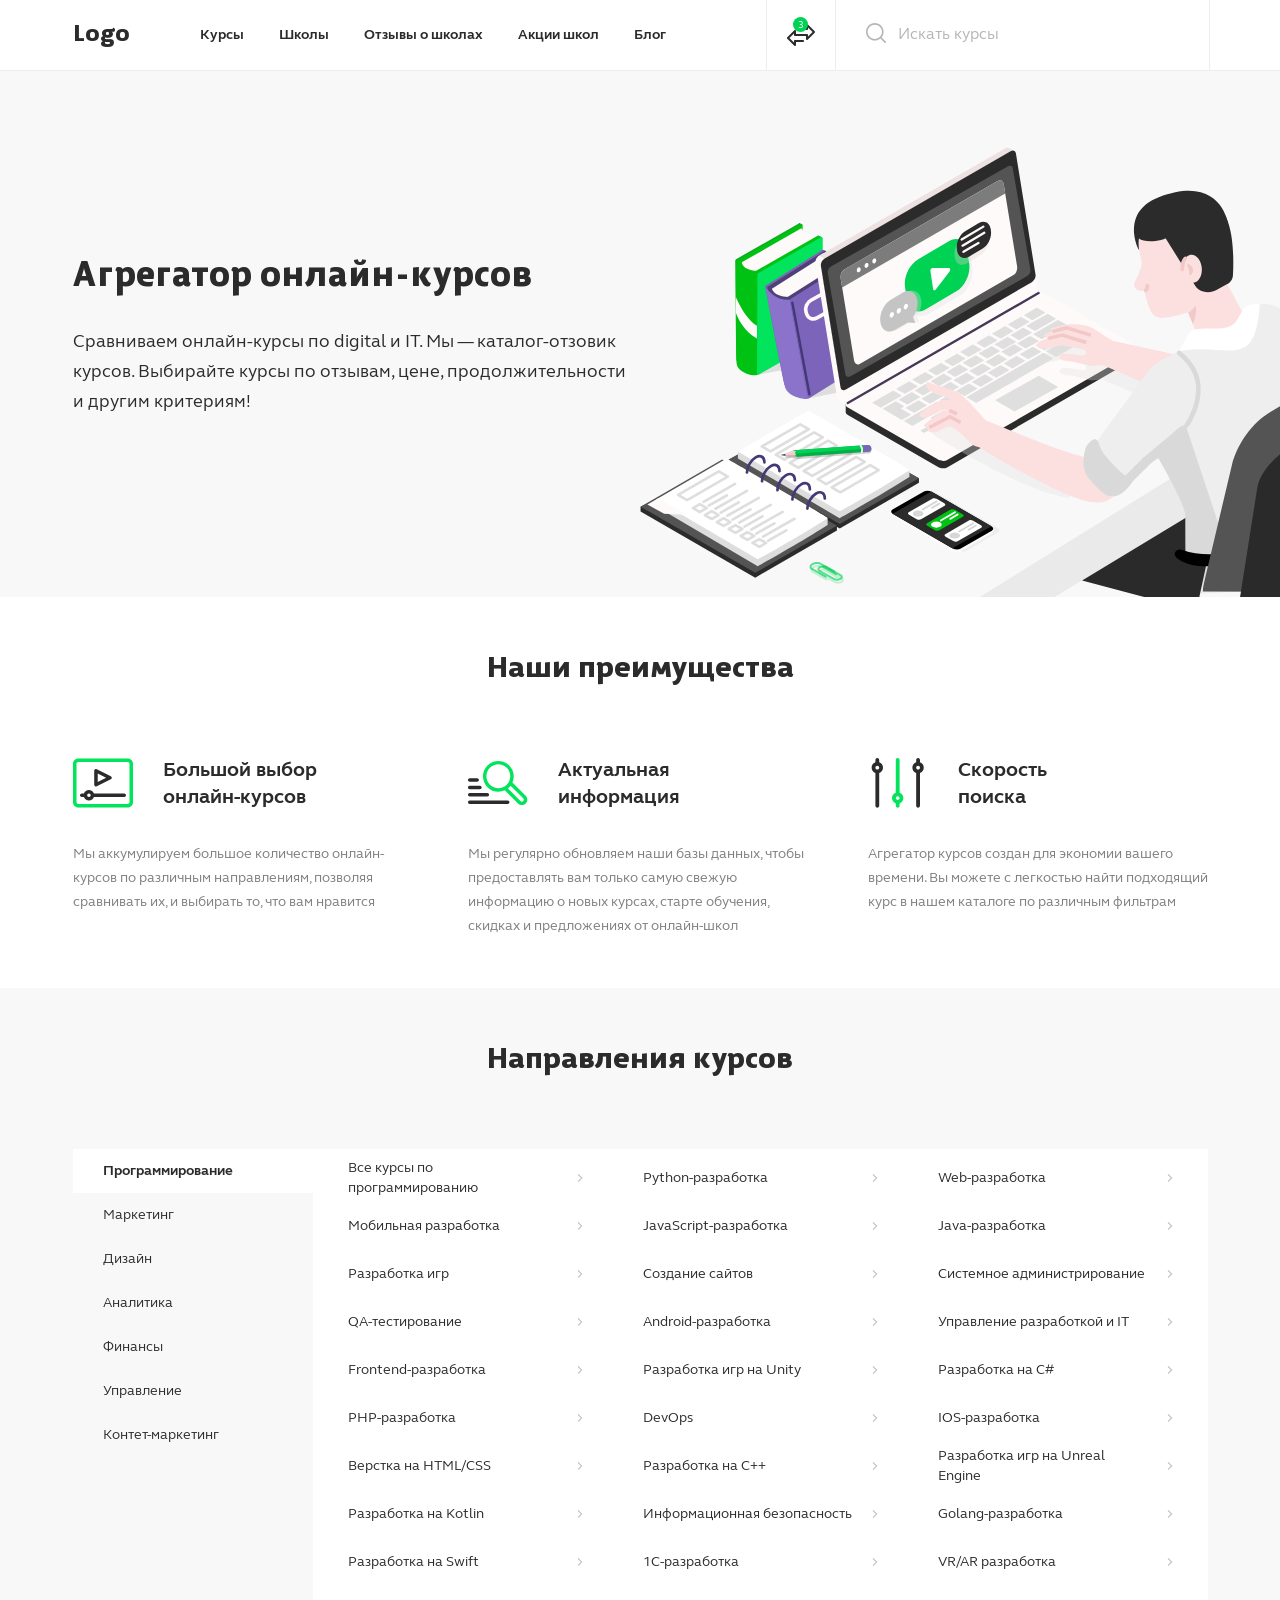
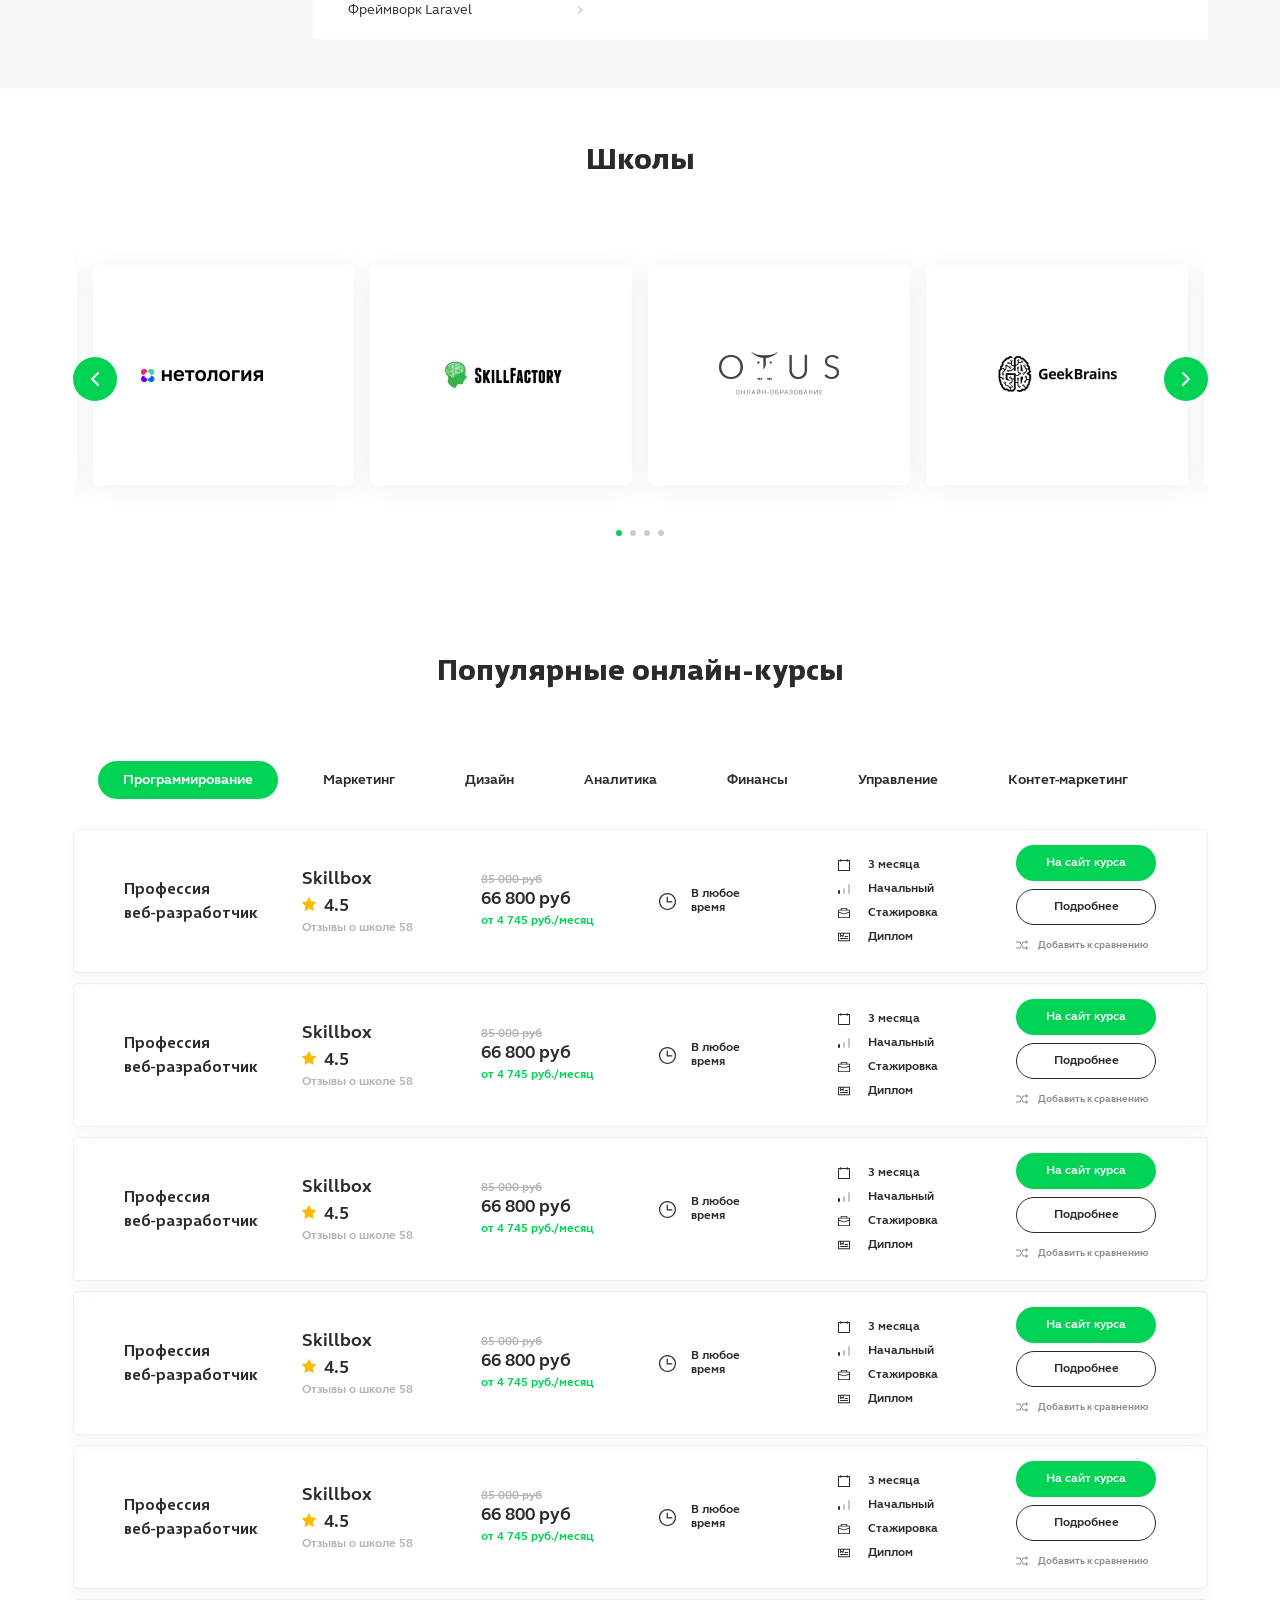
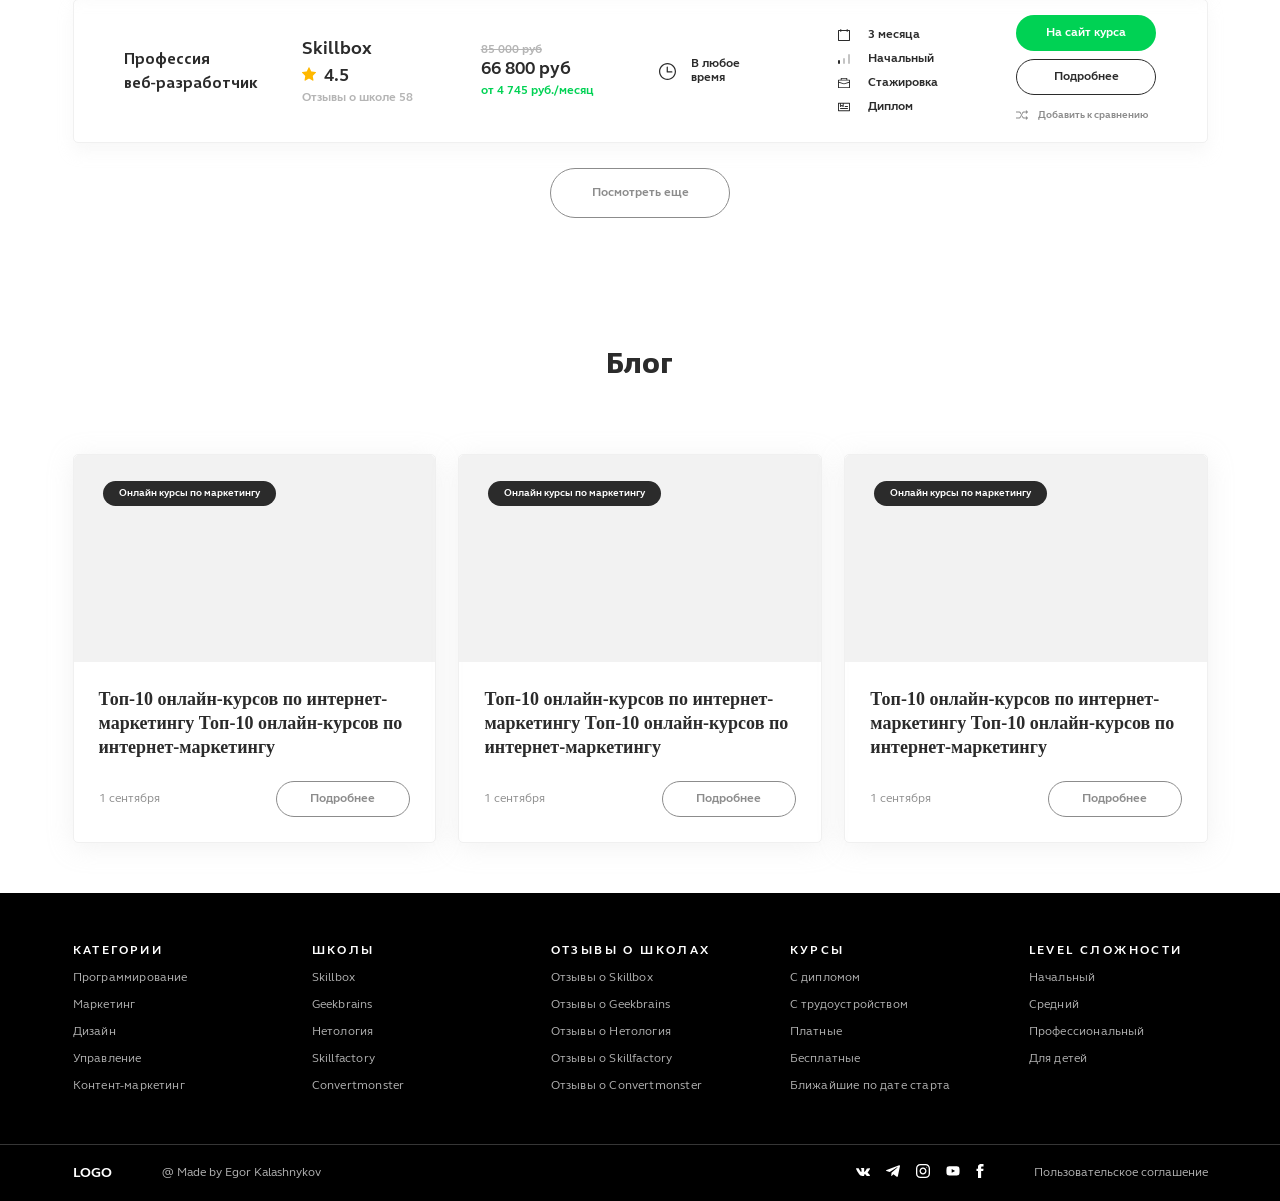
<file: index.html>
<!DOCTYPE html>
<html lang="en">
<head>
    <meta charset="UTF-8">
    <meta http-equiv="X-UA-Compatible" content="IE=edge">
    <meta name="viewport" content="width=device-width, initial-scale=1.0">
    <link rel="stylesheet" href="https://unpkg.com/swiper@8/swiper-bundle.min.css?_v=20220314180345"/>
    <link rel="stylesheet" href="css/style.min.css?_v=20220314180345">
    <title>Home</title>
</head>

<body>
    <div class="header">
    <header class="header__container">
        <a href="#" class="header__logo">
            Logo
        </a>
        <nav class="header__menu menu">
            <ul menu-list class="menu__list">
                <li class="menu__item"><a href="#" class="menu__link">Курсы</a></li>
                <li class="menu__item"><a href="#" class="menu__link">Школы</a></li>
                <li class="menu__item"><a href="#" class="menu__link">Отзывы о школах</a></li>
                <li class="menu__item"><a href="#" class="menu__link">Акции школ</a></li>
                <li class="menu__item"><a href="#" class="menu__link">Блог</a></li>
            </ul>
            <ul class="menu__navigation">
                <li class="menu__item">
                    <a href="" class="menu__transfer">
                        <svg width="28" height="22" viewBox="0 0 28 22" fill="none" xmlns="http://www.w3.org/2000/svg">
                            <path
                                d="M27.7073 7.29291L20.7072 0.292783C20.3166 -0.097692 19.6834 -0.0975747 19.2929 0.293017C19.1055 0.48052 19.0002 0.734704 19.0001 0.999845V3.99989H12C11.4477 3.99989 10.9999 4.44762 10.9999 4.99993C10.9999 5.55224 11.4477 5.99996 12 5.99996H20.0002C20.5525 5.99996 21.0002 5.55224 21.0002 4.99993V3.41383L25.5863 7.99992L21.0002 12.586V11C21.0002 10.4477 20.5525 9.99993 20.0002 9.99993H8.99993V6.99988C8.99981 6.44757 8.55198 5.99996 7.99972 6.00008C7.73464 6.00014 7.4804 6.10543 7.29289 6.29288L0.292813 13.293C-0.0976042 13.6835 -0.0976042 14.3165 0.292813 14.707L7.29295 21.7072C7.48045 21.8947 7.73476 22.0001 7.99995 22.0002C8.13138 22.0006 8.26164 21.9748 8.38293 21.9242C8.75653 21.7693 9.00005 21.4046 8.99993 21.0001V18.0001H16.0001C16.5524 18.0001 17.0001 17.5524 17.0001 17.0001C17.0001 16.4478 16.5524 16 16.0001 16H7.99995C7.44764 16 6.99992 16.4478 6.99992 17.0001V18.5861L2.41383 14L6.99992 9.41393V11C6.99992 11.5523 7.44764 12 7.99995 12H19.0001V15C19.0002 15.5524 19.4481 16 20.0003 15.9999C20.2654 15.9998 20.5197 15.8945 20.7072 15.7071L27.7073 8.70692C28.0977 8.31639 28.0977 7.68339 27.7073 7.29291Z"
                                fill="#2B2B2B" />
                        </svg>
                        <span class="menu__count">3</span>
                    </a>
                </li>
                <li class="menu__item">
                    <button search-btn class="menu__btn-search">
                        <svg width="20" height="20" viewBox="0 0 20 20" fill="none" xmlns="http://www.w3.org/2000/svg">
                            <g clip-path="url(#clip0_104_20)">
                                <path
                                    d="M8.80758 0C3.95121 0 0 3.95121 0 8.80758C0 13.6642 3.95121 17.6152 8.80758 17.6152C13.6642 17.6152 17.6152 13.6642 17.6152 8.80758C17.6152 3.95121 13.6642 0 8.80758 0ZM8.80758 15.9892C4.8477 15.9892 1.62602 12.7675 1.62602 8.80762C1.62602 4.84773 4.8477 1.62602 8.80758 1.62602C12.7675 1.62602 15.9891 4.8477 15.9891 8.80758C15.9891 12.7675 12.7675 15.9892 8.80758 15.9892Z"
                                    fill="#B5B5B5" />
                                <path
                                    d="M19.762 18.6121L15.1007 13.9509C14.7831 13.6332 14.2687 13.6332 13.9511 13.9509C13.6335 14.2682 13.6335 14.7831 13.9511 15.1005L18.6124 19.7617C18.7712 19.9205 18.9791 19.9999 19.1872 19.9999C19.395 19.9999 19.6032 19.9205 19.762 19.7617C20.0796 19.4444 20.0796 18.9295 19.762 18.6121Z"
                                    fill="#B5B5B5" />
                            </g>
                            <defs>
                                <clipPath id="clip0_104_20">
                                    <rect width="20" height="20" fill="white" />
                                </clipPath>
                            </defs>
                        </svg>
                    </button>
                    <form search class="menu__input" action="">
                        <button type="submit">
                            <svg width="20" height="20" viewBox="0 0 20 20" fill="none"
                                xmlns="http://www.w3.org/2000/svg">
                                <g clip-path="url(#clip0_104_20)">
                                    <path
                                        d="M8.80758 0C3.95121 0 0 3.95121 0 8.80758C0 13.6642 3.95121 17.6152 8.80758 17.6152C13.6642 17.6152 17.6152 13.6642 17.6152 8.80758C17.6152 3.95121 13.6642 0 8.80758 0ZM8.80758 15.9892C4.8477 15.9892 1.62602 12.7675 1.62602 8.80762C1.62602 4.84773 4.8477 1.62602 8.80758 1.62602C12.7675 1.62602 15.9891 4.8477 15.9891 8.80758C15.9891 12.7675 12.7675 15.9892 8.80758 15.9892Z"
                                        fill="#B5B5B5" />
                                    <path
                                        d="M19.762 18.6121L15.1007 13.9509C14.7831 13.6332 14.2687 13.6332 13.9511 13.9509C13.6335 14.2682 13.6335 14.7831 13.9511 15.1005L18.6124 19.7617C18.7712 19.9205 18.9791 19.9999 19.1872 19.9999C19.395 19.9999 19.6032 19.9205 19.762 19.7617C20.0796 19.4444 20.0796 18.9295 19.762 18.6121Z"
                                        fill="#B5B5B5" />
                                </g>
                                <defs>
                                    <clipPath id="clip0_104_20">
                                        <rect width="20" height="20" fill="white" />
                                    </clipPath>
                                </defs>
                            </svg>
                        </button>
                        <input type="text" placeholder="Искать курсы">
                        <svg class="menu__cross" search-btn width="14" height="14" viewBox="0 0 14 14" fill="none" xmlns="http://www.w3.org/2000/svg">
                            <path
                                d="M14 1.64973L12.3503 0L6.99998 5.35025L1.64973 0L0 1.64973L5.35025 6.99998L0 12.3503L1.64973 14L6.99998 8.64975L12.3502 14L14 12.3503L8.64975 6.99998L14 1.64973Z"
                                fill="#2B2B2B" />
                        </svg>
                    </form>
                </li>
                <li class="menu__item">
                    <div menu-btn class="menu__btn-burger">
                        <span></span>
                        <span></span>
                        <span></span>
                    </div>
                </li>
            </ul>
        </nav>
    </header>
</div>
    <main>
        <!-- MAIN SECTION -->
        <section class="main-section section-gray">
            <div class="main-section__content">
                <div class="main-section__container">
                    <div class="main-section__body">
                        <h1 class="main-section__title">Агрегатор онлайн-курсов</h1>
                        <div class="main-section__description">
                            Сравниваем онлайн-курсы по digital и IT. Мы — каталог-отзовик курсов. Выбирайте курсы по
                            отзывам, цене, продолжительности и другим критериям!
                        </div>
                    </div>
                </div>
            </div>
            <div class="main-section__img">
                <img src="img/cover.svg" alt="Cover">
            </div>
        </section>
        <!-- BENEFITS SECTION -->
        <section class="benefits-section section">
            <div class="benefits-section__container">
                <h2 class="section__title">Наши преимущества</h2>
                <div class="benefits-section__cards">
                    <div class="benefits-section_card card">
                        <div class="card__header">
                            <div class="card__icon">
                                <svg width="60" height="50" viewBox="0 0 60 50" fill="none"
                                    xmlns="http://www.w3.org/2000/svg">
                                    <path
                                        d="M5.27344 49.5094H54.7266C57.6343 49.5094 60 47.1533 60 44.2574V5.74272C60 2.84677 57.6343 0.490723 54.7266 0.490723H5.27344C2.36566 0.490723 0 2.84677 0 5.74272V44.2574C0 47.1533 2.36566 49.5094 5.27344 49.5094ZM3.51562 5.74272C3.51562 4.77741 4.30418 3.99206 5.27344 3.99206H54.7266C55.6958 3.99206 56.4844 4.77741 56.4844 5.74272V44.2574C56.4844 45.2227 55.6958 46.0081 54.7266 46.0081H5.27344C4.30418 46.0081 3.51562 45.2227 3.51562 44.2574V5.74272Z"
                                        fill="#01E45C" />
                                    <path
                                        d="M8.78906 39.0054H10.9664C11.692 41.0429 13.6459 42.5067 15.9375 42.5067C18.2291 42.5067 20.183 41.0429 20.9086 39.0054H51.2109C52.1817 39.0054 52.9688 38.2215 52.9688 37.2547C52.9688 36.2879 52.1817 35.504 51.2109 35.504H20.9086C20.183 33.4665 18.2291 32.0027 15.9375 32.0027C13.6459 32.0027 11.692 33.4665 10.9664 35.504H8.78906C7.81828 35.504 7.03125 36.2879 7.03125 37.2547C7.03125 38.2215 7.81828 39.0054 8.78906 39.0054ZM15.9375 35.504C16.9068 35.504 17.6953 36.2894 17.6953 37.2547C17.6953 38.22 16.9068 39.0054 15.9375 39.0054C14.9682 39.0054 14.1797 38.22 14.1797 37.2547C14.1797 36.2894 14.9682 35.504 15.9375 35.504Z"
                                        fill="#2B2B2B" />
                                    <path
                                        d="M22.0446 28.24C22.5637 28.5595 23.2111 28.5874 23.7548 28.3166L37.8173 21.314C38.4129 21.0173 38.7891 20.4112 38.7891 19.7481C38.7891 19.0849 38.4129 18.4788 37.8173 18.1821L23.7548 11.1795C23.21 10.9081 22.5628 10.9371 22.0446 11.2562C21.5264 11.5751 21.2109 12.1386 21.2109 12.7454V26.7507C21.2109 27.3575 21.5264 27.921 22.0446 28.24ZM24.7266 15.5781L33.1007 19.7481L24.7266 23.918V15.5781Z"
                                        fill="#2B2B2B" />
                                </svg>
                            </div>
                            <div class="card__title">Большой выбор <br> онлайн-курсов</div>
                        </div>
                        <div class="card__description">
                            Мы аккумулируем большое количество
                            онлайн-курсов по различным направлениям,
                            позволяя сравнивать их, и выбирать то,
                            что вам нравится
                        </div>
                    </div>
                    <div class="benefits-section_card card">
                        <div class="card__header">
                            <div class="card__icon">
                                <svg width="67" height="50" viewBox="0 0 67 50" fill="none"
                                    xmlns="http://www.w3.org/2000/svg">
                                    <path
                                        d="M64.4205 39.3101L49.6161 24.4837C52.3939 18.1696 51.2053 10.5136 46.0482 5.34891C39.3292 -1.38001 28.4533 -1.38092 21.7335 5.34891C15.0302 12.062 15.0302 22.9851 21.7335 29.6982C27.0603 35.0328 34.8667 36.0485 41.0987 33.1639L55.8275 47.9144C58.2022 50.2925 62.0463 50.2928 64.421 47.9139C66.7892 45.5417 66.7889 41.6821 64.4205 39.3101ZM24.4766 26.9523C19.2851 21.7533 19.2851 13.294 24.4766 8.09483C29.6795 2.88418 38.1012 2.88327 43.3051 8.09483C48.4965 13.294 48.4965 21.7533 43.3051 26.9523C38.102 32.1631 29.6802 32.1639 24.4766 26.9523ZM61.6775 45.1684C60.819 46.0284 59.4293 46.0287 58.5705 45.1685L44.4986 31.0758C45.6553 30.1642 46.6862 29.1174 47.5813 27.9391L61.6773 42.0558C62.5341 42.914 62.5343 44.3102 61.6775 45.1684Z"
                                        fill="#01E45C" />
                                    <path
                                        d="M1.93946 23.5707H10.2096C11.2807 23.5707 12.149 22.7013 12.149 21.6289C12.149 20.5564 11.2807 19.687 10.2096 19.687H1.93946C0.86836 19.687 0 20.5564 0 21.6289C0 22.7013 0.86836 23.5707 1.93946 23.5707Z"
                                        fill="#2B2B2B" />
                                    <path
                                        d="M1.93946 31.8559H13.3109C14.382 31.8559 15.2503 30.9864 15.2503 29.914C15.2503 28.8416 14.382 27.9722 13.3109 27.9722H1.93946C0.86836 27.9722 0 28.8416 0 29.914C0 30.9864 0.86836 31.8559 1.93946 31.8559Z"
                                        fill="#2B2B2B" />
                                    <path
                                        d="M1.93946 40.1412H21.5811C22.6522 40.1412 23.5206 39.2717 23.5206 38.1993C23.5206 37.1269 22.6522 36.2574 21.5811 36.2574H1.93946C0.86836 36.2574 0 37.1269 0 38.1993C0 39.2717 0.86836 40.1412 1.93946 40.1412Z"
                                        fill="#2B2B2B" />
                                    <path
                                        d="M44.3242 44.5427H1.93946C0.86836 44.5427 0 45.4122 0 46.4846C0 47.557 0.86836 48.4264 1.93946 48.4264H44.3242C45.3953 48.4264 46.2637 47.557 46.2637 46.4846C46.2637 45.4122 45.3953 44.5427 44.3242 44.5427Z"
                                        fill="#2B2B2B" />
                                </svg>
                            </div>
                            <div class="card__title">Актуальная <br> информация</div>
                        </div>
                        <div class="card__description">
                            Мы регулярно обновляем наши базы данных,
                            чтобы предоставлять вам только самую свежую информацию
                            о новых курсах, старте обучения, скидках и предложениях от онлайн-школ
                        </div>
                    </div>
                    <div class="benefits-section_card card">
                        <div class="card__header">
                            <div class="card__icon">
                                <svg width="54" height="50" viewBox="0 0 54 50" fill="none"
                                    xmlns="http://www.w3.org/2000/svg">
                                    <g clip-path="url(#clip0_153_2931)">
                                        <path
                                            d="M4.40989 1.9029L4.40989 4.25996C2.19517 5.04547 0.60409 7.16061 0.60409 9.64135C0.60409 12.1221 2.19517 14.2372 4.40989 15.0228L4.40989 47.8262C4.40989 48.8771 5.26188 49.7291 6.31279 49.7291C7.36369 49.7291 8.21568 48.8771 8.21568 47.8262L8.21569 15.0228C10.4304 14.2372 12.0215 12.1221 12.0215 9.64135C12.0215 7.16061 10.4304 5.04547 8.21569 4.25996L8.21569 1.9029C8.21569 0.851991 7.3637 -2.03598e-07 6.31279 -2.49535e-07C5.26188 -2.95472e-07 4.40989 0.851991 4.40989 1.9029ZM8.21569 9.64135C8.21569 10.6906 7.36205 11.5443 6.31279 11.5443C5.26353 11.5443 4.40989 10.6906 4.40989 9.64135C4.40989 8.5921 5.26353 7.73846 6.31279 7.73846C7.36205 7.73846 8.21569 8.5921 8.21569 9.64135Z"
                                            fill="#2B2B2B" />
                                        <path
                                            d="M24.7898 47.8262L24.7898 45.4692C22.5751 44.6837 20.984 42.5685 20.984 40.0878C20.984 37.607 22.5751 35.4919 24.7898 34.7064L24.7898 1.90293C24.7898 0.852024 25.6418 3.0813e-05 26.6927 3.07671e-05C27.7436 3.07212e-05 28.5956 0.852024 28.5956 1.90293L28.5956 34.7064C30.8103 35.4919 32.4014 37.607 32.4014 40.0878C32.4014 42.5685 30.8103 44.6837 28.5956 45.4692L28.5956 47.8262C28.5956 48.8771 27.7436 49.7291 26.6927 49.7291C25.6418 49.7291 24.7898 48.8771 24.7898 47.8262ZM28.5956 40.0878C28.5956 39.0385 27.7419 38.1849 26.6927 38.1849C25.6434 38.1849 24.7898 39.0385 24.7898 40.0878C24.7898 41.137 25.6434 41.9907 26.6927 41.9907C27.7419 41.9907 28.5956 41.137 28.5956 40.0878Z"
                                            fill="#01E45C" />
                                        <path
                                            d="M45.1706 1.9029L45.1706 4.25996C42.9559 5.04547 41.3648 7.16061 41.3648 9.64135C41.3648 12.1221 42.9559 14.2372 45.1706 15.0228L45.1706 47.8262C45.1706 48.8771 46.0226 49.7291 47.0735 49.7291C48.1244 49.7291 48.9764 48.8771 48.9764 47.8262L48.9764 15.0228C51.1911 14.2372 52.7822 12.1221 52.7822 9.64135C52.7822 7.16061 51.1911 5.04547 48.9764 4.25996L48.9764 1.9029C48.9764 0.851991 48.1244 -2.03598e-07 47.0735 -2.49535e-07C46.0226 -2.95472e-07 45.1706 0.851991 45.1706 1.9029ZM48.9764 9.64135C48.9764 10.6906 48.1228 11.5443 47.0735 11.5443C46.0243 11.5443 45.1706 10.6906 45.1706 9.64135C45.1706 8.5921 46.0243 7.73846 47.0735 7.73846C48.1228 7.73846 48.9764 8.5921 48.9764 9.64135Z"
                                            fill="#2B2B2B" />
                                    </g>
                                    <defs>
                                        <clipPath id="clip0_153_2931">
                                            <rect width="53.2609" height="50" fill="white" />
                                        </clipPath>
                                    </defs>
                                </svg>
                            </div>
                            <div class="card__title">Скорость <br> поиска</div>
                        </div>
                        <div class="card__description">
                            Агрегатор курсов создан для экономии вашего времени.
                            Вы можете с легкостью найти подходящий курс в нашем каталоге
                            по различным фильтрам
                        </div>
                    </div>
                </div>
            </div>
        </section>
        <!-- COURSES SECTION -->
        <section class="courses-section section section-gray">
            <div class="courses-section__container">
                <h2 class="section__title">Направления курсов</h2>
                <div tabs class="courses-section__tabs tabs">
                    <nav class="tabs__menu menu">
                        <ul class="menu__list">
                            <li data-for="tab-courses-1" class="menu__item active">Программирование</li>
                            <li data-for="tab-courses-2" class="menu__item">Маркетинг</li>
                            <li data-for="tab-courses-3" class="menu__item">Дизайн</li>
                            <li data-for="tab-courses-4" class="menu__item">Аналитика</li>
                            <li data-for="tab-courses-5" class="menu__item">Финансы</li>
                            <li data-for="tab-courses-6" class="menu__item">Управление</li>
                            <li data-for="tab-courses-6" class="menu__item">Контет-маркетинг</li>
                        </ul>
                    </nav>
                    <section class="tabs__content">
                        <ul>
                            <li data-tab="tab-courses-1" class="tabs__item item">
                                <ul class="item__list">
                                    <li class="item__item"><a href="" class="item__link">Все курсы по
                                            программированию</a></li>
                                    <li class="item__item"><a href="" class="item__link">Python-разработка</a></li>
                                    <li class="item__item"><a href="" class="item__link">Web-разработка</a></li>
                                    <li class="item__item"><a href="" class="item__link">Мобильная разработка</a></li>
                                    <li class="item__item"><a href="" class="item__link">JavaScript-разработка</a></li>
                                    <li class="item__item"><a href="" class="item__link">Java-разработка</a></li>
                                    <li class="item__item"><a href="" class="item__link">Разработка игр</a></li>
                                    <li class="item__item"><a href="" class="item__link">Создание сайтов</a></li>
                                    <li class="item__item"><a href="" class="item__link">Системное администрирование</a>
                                    </li>
                                    <li class="item__item"><a href="" class="item__link">QA-тестирование</a></li>
                                    <li class="item__item"><a href="" class="item__link">Android-разработка</a></li>
                                    <li class="item__item"><a href="" class="item__link">Управление разработкой и IT</a>
                                    </li>
                                    <li class="item__item"><a href="" class="item__link">Frontend-разработка</a></li>
                                    <li class="item__item"><a href="" class="item__link">Разработка игр на Unity</a>
                                    </li>
                                    <li class="item__item"><a href="" class="item__link">Разработка на C#</a></li>
                                    <li class="item__item"><a href="" class="item__link">PHP-разработка</a></li>
                                    <li class="item__item"><a href="" class="item__link">DevOps</a></li>
                                    <li class="item__item"><a href="" class="item__link">IOS-разработка</a></li>
                                    <li class="item__item"><a href="" class="item__link">Верстка на HTML/CSS</a></li>
                                    <li class="item__item"><a href="" class="item__link">Разработка на C++</a></li>
                                    <li class="item__item"><a href="" class="item__link">Разработка игр на Unreal
                                            Engine</a></li>
                                    <li class="item__item"><a href="" class="item__link">Разработка на Kotlin</a></li>
                                    <li class="item__item"><a href="" class="item__link">Информационная безопасность</a>
                                    </li>
                                    <li class="item__item"><a href="" class="item__link">Golang-разработка</a></li>
                                    <li class="item__item"><a href="" class="item__link">Разработка на Swift</a></li>
                                    <li class="item__item"><a href="" class="item__link">1C-разработка</a></li>
                                    <li class="item__item"><a href="" class="item__link">VR/AR разработка</a></li>
                                    <li class="item__item"><a href="" class="item__link">Фреймворк Laravel</a></li>
                                </ul>
                            </li>
                            <li data-tab="tab-courses-2" class="tabs__item item">
                                <ul class="item__list">
                                    <li class="item__item"><a href="" class="item__link">Web-разработка</a></li>
                                    <li class="item__item"><a href="" class="item__link">Мобильная разработка</a></li>
                                    <li class="item__item"><a href="" class="item__link">JavaScript-разработка</a></li>
                                    <li class="item__item"><a href="" class="item__link">Java-разработка</a></li>
                                    <li class="item__item"><a href="" class="item__link">Разработка игр</a></li>
                                    <li class="item__item"><a href="" class="item__link">Создание сайтов</a></li>
                                    <li class="item__item"><a href="" class="item__link">Системное администрирование</a>
                                    </li>
                                    <li class="item__item"><a href="" class="item__link">Разработка игр на Unity</a>
                                    </li>
                                    <li class="item__item"><a href="" class="item__link">Разработка на C#</a></li>
                                    <li class="item__item"><a href="" class="item__link">PHP-разработка</a></li>
                                    <li class="item__item"><a href="" class="item__link">DevOps</a></li>
                                    <li class="item__item"><a href="" class="item__link">IOS-разработка</a></li>
                                    <li class="item__item"><a href="" class="item__link">Верстка на HTML/CSS</a></li>
                                    <li class="item__item"><a href="" class="item__link">Разработка на C++</a></li>
                                    <li class="item__item"><a href="" class="item__link">Разработка игр на Unreal
                                            Engine</a></li>
                                    <li class="item__item"><a href="" class="item__link">Разработка на Kotlin</a></li>
                                    <li class="item__item"><a href="" class="item__link">Информационная безопасность</a>
                                    </li>
                                    <li class="item__item"><a href="" class="item__link">Golang-разработка</a></li>
                                    <li class="item__item"><a href="" class="item__link">Разработка на Swift</a></li>
                                    <li class="item__item"><a href="" class="item__link">1C-разработка</a></li>
                                    <li class="item__item"><a href="" class="item__link">VR/AR разработка</a></li>
                                    <li class="item__item"><a href="" class="item__link">Фреймворк Laravel</a></li>
                                </ul>
                            </li>
                        </ul>
                    </section>
                </div>
            </div>
        </section>
        <!-- SCHOOLS SECTION -->
        <section class="schools-section section">
            <div class="schools-section__container">
                <h2 class="section__title">Школы</h2>
                <div id="slider" class="swiper slider">
                    <div class="swiper-wrapper">
                        <div class="swiper-slide">
                            <div class="slider__img">
                                <picture><source srcset="img/sponsor_1.webp" type="image/webp"><img src="img/sponsor_1.png" alt="sponsor_1"></picture>
                            </div>
                        </div>
                        <div class="swiper-slide">
                            <div class="slider__img">
                                <picture><source srcset="img/sponsor_2.webp" type="image/webp"><img src="img/sponsor_2.png" alt="sponsor_2"></picture>
                            </div>
                        </div>
                        <div class="swiper-slide">
                            <div class="slider__img">
                                <picture><source srcset="img/sponsor_3.webp" type="image/webp"><img src="img/sponsor_3.png" alt="sponsor_3"></picture>
                            </div>
                        </div>
                        <div class="swiper-slide">
                            <div class="slider__img">
                                <picture><source srcset="img/sponsor_4.webp" type="image/webp"><img src="img/sponsor_4.png" alt="sponsor_4"></picture>
                            </div>
                        </div>
                    </div>
                    <div class="swiper-pagination"></div>
                    <div class="swiper-button-prev"></div>
                    <div class="swiper-button-next"></div>
                </div>
            </div>
        </section>
        <!-- POPULAR COURSES -->
        <section class="popular-sourses-section section">
            <div class="popular-sourses-section__container">
                <h2 class="section__title">Популярные онлайн-курсы</h2>
                <div tabs class="popular-sourses-section__tabs tabs">
                    <nav class="tabs__menu menu">
                        <ul class="menu__list">
                            <li data-for="tab-popular-1" class="menu__item active">Программирование</li>
                            <li data-for="tab-popular-2" class="menu__item">Маркетинг</li>
                            <li data-for="tab-popular-3" class="menu__item">Дизайн</li>
                            <li data-for="tab-popular-4" class="menu__item">Аналитика</li>
                            <li data-for="tab-popular-5" class="menu__item">Финансы</li>
                            <li data-for="tab-popular-6" class="menu__item">Управление</li>
                            <li data-for="tab-popular-6" class="menu__item">Контет-маркетинг</li>
                        </ul>
                    </nav>
                    <section class="tabs__content">
                        <ul>
                            <li data-tab="tab-popular-1" class="tabs__item item">
                                <ul class="item__list">
                                    <li class="item__item">
                                        <div class="item__card card">
                                            <div class="card__item card__job">Профессия веб&#8209;разработчик</div>
                                            <div class="card__item card__school school">
                                                <div class="school__name">Skillbox</div>
                                                <div class="school__mark">
                                                    <svg class="school__icon" width="14" height="14" viewBox="0 0 14 14"
                                                        fill="none" xmlns="http://www.w3.org/2000/svg">
                                                        <path
                                                            d="M6.61396 0.561629C6.68645 0.414781 6.83599 0.321815 6.99977 0.321815C7.16354 0.321787 7.31312 0.414753 7.3856 0.5616L9.06379 3.96145C9.2216 4.28113 9.5266 4.50277 9.87943 4.55401L13.6316 5.09945C13.7936 5.12302 13.9283 5.23653 13.9789 5.39229C14.0295 5.54803 13.9873 5.71902 13.87 5.83335L11.1552 8.48004C10.8999 8.72894 10.7834 9.08748 10.8436 9.43884L11.4842 13.1753C11.5119 13.3367 11.4455 13.4998 11.313 13.596C11.1805 13.6923 11.0049 13.7049 10.86 13.6287L7.50388 11.8647C7.18831 11.6988 6.81131 11.6988 6.49569 11.8648L3.13992 13.6287C2.99495 13.7049 2.8193 13.6922 2.68682 13.5959C2.55432 13.4997 2.488 13.3365 2.51566 13.1752L3.15654 9.43901C3.21684 9.08754 3.10032 8.72894 2.84497 8.47998L0.129942 5.83337C0.0126907 5.71905 -0.0295457 5.54806 0.0210698 5.39232C0.0716854 5.23658 0.206319 5.12308 0.368391 5.09948L4.12042 4.55407C4.47325 4.50277 4.77828 4.28116 4.93609 3.96142L6.61396 0.561629Z"
                                                            fill="#FFB800" />
                                                    </svg>
                                                    4.5
                                                </div>
                                                <div class="school__reviews">Отзывы о школе 58</div>
                                            </div>
                                            <div class="card__item card__price price">
                                                <div class="price__discount">85 000 руб</div>
                                                <div class="price__price">66 800 руб</div>
                                                <div class="price__monthly">от 4 745 руб./месяц</div>
                                            </div>
                                            <div class="card__item card__time time">
                                                <svg class="time__icon" class="" width="17" height="17"
                                                    viewBox="0 0 17 17" fill="none" xmlns="http://www.w3.org/2000/svg">
                                                    <path
                                                        d="M8.5009 0C3.81404 0 0.000976562 3.81298 0.000976562 8.49976C0.000976562 13.1869 3.81404 17 8.5009 17C13.1877 17 17.0007 13.1868 17.0007 8.49976C17.0007 3.81298 13.1877 0 8.5009 0ZM8.5009 15.7815C4.4859 15.7815 1.21944 12.5149 1.21944 8.49976C1.21944 4.48484 4.4859 1.21846 8.5009 1.21846C12.5158 1.21846 15.7822 4.48484 15.7822 8.49976C15.7822 12.5149 12.5158 15.7815 8.5009 15.7815Z"
                                                        fill="#2B2B2B" />
                                                    <path
                                                        d="M12.8711 8.35749H8.87666V3.99117C8.87666 3.65471 8.60397 3.38194 8.26743 3.38194C7.93098 3.38194 7.6582 3.65471 7.6582 3.99117V8.96672C7.6582 9.30318 7.93098 9.57595 8.26743 9.57595H12.8711C13.2076 9.57595 13.4803 9.30318 13.4803 8.96672C13.4803 8.63026 13.2076 8.35749 12.8711 8.35749Z"
                                                        fill="#2B2B2B" />
                                                </svg>
                                                В любое <br> время
                                            </div>
                                            <div class="card__item card__extra extra">
                                                <div class="extra__item">
                                                    <svg width="12" height="12" viewBox="0 0 12 12" fill="none"
                                                        xmlns="http://www.w3.org/2000/svg">
                                                        <path
                                                            d="M11.4905 1.0828H9.68155V0.522303C9.68155 0.242056 9.45225 0.0127563 9.172 0.0127563C8.89175 0.0127563 8.66245 0.242056 8.66245 0.522303V1.08282H3.31213V0.522303C3.31213 0.242056 3.08283 0.0127563 2.80259 0.0127563C2.52234 0.0127563 2.29299 0.242032 2.29299 0.522303V1.08282H0.509546C0.229299 1.0828 0 1.3121 0 1.59237V11.4777C0 11.758 0.229299 11.9873 0.509546 11.9873H11.465C11.7452 11.9873 11.9745 11.758 12 11.4777V1.59237C12 1.3121 11.7707 1.0828 11.4905 1.0828ZM10.9809 10.9936H0.993631V2.10191H2.29299V2.48408C2.29299 2.76432 2.52229 2.99362 2.80254 2.99362C3.05732 2.99362 3.28662 2.78981 3.31209 2.50954V2.10191H8.6624V2.48408C8.6624 2.76432 8.8917 2.99362 9.17195 2.99362C9.4522 2.99362 9.6815 2.78981 9.6815 2.50954V2.10191H10.9809V10.9936H10.9809Z"
                                                            fill="#2B2B2B" />
                                                    </svg>
                                                    <div class="extra__label">3 месяца</div>
                                                </div>
                                                <div class="extra__item">
                                                    <svg width="12" height="10" viewBox="0 0 12 10" fill="none"
                                                        xmlns="http://www.w3.org/2000/svg">
                                                        <rect y="6" width="2" height="4" rx="1" fill="#2A2A2A" />
                                                        <rect x="5" y="4" width="2" height="6" rx="1" fill="#C4C4C4" />
                                                        <rect x="10" width="2" height="10" rx="1" fill="#C4C4C4" />
                                                    </svg>
                                                    <div class="extra__label">Начальный</div>
                                                </div>
                                                <div class="extra__item">
                                                    <svg width="12" height="12" viewBox="0 0 12 12" fill="none"
                                                        xmlns="http://www.w3.org/2000/svg">
                                                        <path
                                                            d="M11.5305 2.66654H9.2865V1.35195C9.2865 1.09264 9.07631 0.882446 8.817 0.882446H3.183C2.9237 0.882446 2.7135 1.09264 2.7135 1.35195V2.66654H0.4695C0.210195 2.66654 0 2.87674 0 3.13604V10.648C0 10.9073 0.210195 11.1175 0.4695 11.1175H11.5305C11.7898 11.1175 12 10.9073 12 10.648C12 6.49761 12 3.34727 12 3.13604C12 2.87674 11.7898 2.66654 11.5305 2.66654ZM3.6525 1.82145H8.3475V2.66654H3.6525V1.82145ZM0.939 3.60554H11.061V4.67765L6 6.3962L0.939 4.67765V3.60554ZM0.939 10.1785V5.6693L5.84903 7.33661C5.94692 7.36985 6.05305 7.36985 6.15095 7.33661L11.061 5.6693V10.1785H0.939Z"
                                                            fill="#2B2B2B" />
                                                    </svg>
                                                    <div class="extra__label">Стажировка</div>
                                                </div>
                                                <div class="extra__item">
                                                    <svg width="12" height="10" viewBox="0 0 12 10" fill="none"
                                                        xmlns="http://www.w3.org/2000/svg">
                                                        <path
                                                            d="M11.5312 0.78125C11.3509 0.78125 2.17557 0.78125 0.46875 0.78125C0.209839 0.78125 0 0.991089 0 1.25V8.75C0 9.00891 0.209839 9.21875 0.46875 9.21875H11.5312C11.7902 9.21875 12 9.00891 12 8.75V1.25C12 0.991089 11.7902 0.78125 11.5312 0.78125ZM2.88281 1.71875H4.75781V3.53049L4.12042 2.9993C3.94666 2.85446 3.69406 2.85437 3.5202 2.9993L2.88281 3.53049V1.71875ZM11.0625 8.28125H0.9375V1.71875H1.94531V4.53125C1.94531 4.92758 2.40912 5.14557 2.71417 4.89133L3.82031 3.96957L4.92645 4.89133C5.22867 5.14319 5.69531 4.93152 5.69531 4.53125V1.71875H11.0625V8.28125ZM10.0547 6.40625C10.0547 6.66516 9.84485 6.875 9.58594 6.875H2.41406C2.15515 6.875 1.94531 6.66516 1.94531 6.40625C1.94531 6.14734 2.15515 5.9375 2.41406 5.9375H9.58594C9.84485 5.9375 10.0547 6.14734 10.0547 6.40625ZM6.58594 4.53125C6.58594 4.27234 6.79578 4.0625 7.05469 4.0625H9.58594C9.84485 4.0625 10.0547 4.27234 10.0547 4.53125C10.0547 4.79016 9.84485 5 9.58594 5H7.05469C6.79578 5 6.58594 4.79016 6.58594 4.53125Z"
                                                            fill="#2B2B2B" />
                                                    </svg>
                                                    <div class="extra__label">Диплом</div>
                                                </div>
                                            </div>
                                            <div class="card__item card__btns">
                                                <a href="" class="btn btn-green">На сайт курса</a>
                                                <a href="" class="btn btn-black">Подробнее</a>
                                                <a href="" class="card__btn">
                                                    <svg width="12" height="12" viewBox="0 0 12 12" fill="none"
                                                        xmlns="http://www.w3.org/2000/svg">
                                                        <g clip-path="url(#clip0_185_111)">
                                                            <path
                                                                d="M4.10556 4.32921L4.66144 5.44096L5.2205 4.3229L5 3.8819C4.79362 3.46564 4.47475 3.11553 4.07952 2.87127C3.6843 2.62702 3.22855 2.49838 2.76394 2.49996H0V3.49996H2.76394C3.04271 3.49902 3.31617 3.57621 3.55331 3.72278C3.79044 3.86935 3.98176 4.07944 4.10556 4.32921Z"
                                                                fill="#8C8C8C" />
                                                            <path
                                                                d="M10.3534 7.1464L9.64623 7.85352L10.2927 8.49996H8.23586C7.95709 8.5009 7.68363 8.42371 7.44649 8.27714C7.20936 8.13057 7.01804 7.92048 6.89423 7.67071L6.33836 6.55896L5.7793 7.67702L5.9998 8.11802C6.20617 8.53428 6.52505 8.88439 6.92027 9.12864C7.3155 9.3729 7.77125 9.50153 8.23586 9.49996H10.2927L9.64623 10.1464L10.3534 10.8535L11.8534 9.35352C11.8998 9.30709 11.9366 9.25197 11.9618 9.1913C11.9869 9.13064 11.9998 9.06562 11.9998 8.99996C11.9998 8.93429 11.9869 8.86927 11.9618 8.80861C11.9366 8.74794 11.8998 8.69282 11.8534 8.6464L10.3534 7.1464Z"
                                                                fill="#8C8C8C" />
                                                            <path
                                                                d="M11.8536 2.64649L10.3536 1.14649L9.64644 1.85362L10.2929 2.50005H8.23606C7.77146 2.49848 7.3157 2.62711 6.92048 2.87137C6.52525 3.11562 6.20638 3.46573 6 3.88199L4.10556 7.6708C3.98176 7.92058 3.79044 8.13067 3.55331 8.27724C3.31617 8.42381 3.04271 8.501 2.76394 8.50005H0V9.50005H2.76394C3.22855 9.50163 3.6843 9.373 4.07952 9.12874C4.47475 8.88448 4.79363 8.53438 5 8.11812L6.89444 4.3293C7.01824 4.07953 7.20956 3.86944 7.4467 3.72287C7.68383 3.5763 7.95729 3.49911 8.23606 3.50005H10.2929L9.64644 4.14649L10.3536 4.85362L11.8536 3.35362C11.9 3.30719 11.9368 3.25207 11.962 3.1914C11.9871 3.13074 12 3.06572 12 3.00005C12 2.93439 11.9871 2.86937 11.962 2.80871C11.9368 2.74804 11.9 2.69292 11.8536 2.64649Z"
                                                                fill="#8C8C8C" />
                                                        </g>
                                                        <defs>
                                                            <clipPath id="clip0_185_111">
                                                                <rect width="12" height="12" fill="white" />
                                                            </clipPath>
                                                        </defs>
                                                    </svg>
                                                    Добавить к сравнению
                                                </a>
                                            </div>
                                        </div>
                                    </li>
                                    <li class="item__item">
                                        <div class="item__card card">
                                            <div class="card__item card__job">Профессия веб&#8209;разработчик</div>
                                            <div class="card__item card__school school">
                                                <div class="school__name">Skillbox</div>
                                                <div class="school__mark">
                                                    <svg class="school__icon" width="14" height="14" viewBox="0 0 14 14"
                                                        fill="none" xmlns="http://www.w3.org/2000/svg">
                                                        <path
                                                            d="M6.61396 0.561629C6.68645 0.414781 6.83599 0.321815 6.99977 0.321815C7.16354 0.321787 7.31312 0.414753 7.3856 0.5616L9.06379 3.96145C9.2216 4.28113 9.5266 4.50277 9.87943 4.55401L13.6316 5.09945C13.7936 5.12302 13.9283 5.23653 13.9789 5.39229C14.0295 5.54803 13.9873 5.71902 13.87 5.83335L11.1552 8.48004C10.8999 8.72894 10.7834 9.08748 10.8436 9.43884L11.4842 13.1753C11.5119 13.3367 11.4455 13.4998 11.313 13.596C11.1805 13.6923 11.0049 13.7049 10.86 13.6287L7.50388 11.8647C7.18831 11.6988 6.81131 11.6988 6.49569 11.8648L3.13992 13.6287C2.99495 13.7049 2.8193 13.6922 2.68682 13.5959C2.55432 13.4997 2.488 13.3365 2.51566 13.1752L3.15654 9.43901C3.21684 9.08754 3.10032 8.72894 2.84497 8.47998L0.129942 5.83337C0.0126907 5.71905 -0.0295457 5.54806 0.0210698 5.39232C0.0716854 5.23658 0.206319 5.12308 0.368391 5.09948L4.12042 4.55407C4.47325 4.50277 4.77828 4.28116 4.93609 3.96142L6.61396 0.561629Z"
                                                            fill="#FFB800" />
                                                    </svg>
                                                    4.5
                                                </div>
                                                <div class="school__reviews">Отзывы о школе 58</div>
                                            </div>
                                            <div class="card__item card__price price">
                                                <div class="price__discount">85 000 руб</div>
                                                <div class="price__price">66 800 руб</div>
                                                <div class="price__monthly">от 4 745 руб./месяц</div>
                                            </div>
                                            <div class="card__item card__time time">
                                                <svg class="time__icon" class="" width="17" height="17"
                                                    viewBox="0 0 17 17" fill="none" xmlns="http://www.w3.org/2000/svg">
                                                    <path
                                                        d="M8.5009 0C3.81404 0 0.000976562 3.81298 0.000976562 8.49976C0.000976562 13.1869 3.81404 17 8.5009 17C13.1877 17 17.0007 13.1868 17.0007 8.49976C17.0007 3.81298 13.1877 0 8.5009 0ZM8.5009 15.7815C4.4859 15.7815 1.21944 12.5149 1.21944 8.49976C1.21944 4.48484 4.4859 1.21846 8.5009 1.21846C12.5158 1.21846 15.7822 4.48484 15.7822 8.49976C15.7822 12.5149 12.5158 15.7815 8.5009 15.7815Z"
                                                        fill="#2B2B2B" />
                                                    <path
                                                        d="M12.8711 8.35749H8.87666V3.99117C8.87666 3.65471 8.60397 3.38194 8.26743 3.38194C7.93098 3.38194 7.6582 3.65471 7.6582 3.99117V8.96672C7.6582 9.30318 7.93098 9.57595 8.26743 9.57595H12.8711C13.2076 9.57595 13.4803 9.30318 13.4803 8.96672C13.4803 8.63026 13.2076 8.35749 12.8711 8.35749Z"
                                                        fill="#2B2B2B" />
                                                </svg>
                                                В любое <br> время
                                            </div>
                                            <div class="card__item card__extra extra">
                                                <div class="extra__item">
                                                    <svg width="12" height="12" viewBox="0 0 12 12" fill="none"
                                                        xmlns="http://www.w3.org/2000/svg">
                                                        <path
                                                            d="M11.4905 1.0828H9.68155V0.522303C9.68155 0.242056 9.45225 0.0127563 9.172 0.0127563C8.89175 0.0127563 8.66245 0.242056 8.66245 0.522303V1.08282H3.31213V0.522303C3.31213 0.242056 3.08283 0.0127563 2.80259 0.0127563C2.52234 0.0127563 2.29299 0.242032 2.29299 0.522303V1.08282H0.509546C0.229299 1.0828 0 1.3121 0 1.59237V11.4777C0 11.758 0.229299 11.9873 0.509546 11.9873H11.465C11.7452 11.9873 11.9745 11.758 12 11.4777V1.59237C12 1.3121 11.7707 1.0828 11.4905 1.0828ZM10.9809 10.9936H0.993631V2.10191H2.29299V2.48408C2.29299 2.76432 2.52229 2.99362 2.80254 2.99362C3.05732 2.99362 3.28662 2.78981 3.31209 2.50954V2.10191H8.6624V2.48408C8.6624 2.76432 8.8917 2.99362 9.17195 2.99362C9.4522 2.99362 9.6815 2.78981 9.6815 2.50954V2.10191H10.9809V10.9936H10.9809Z"
                                                            fill="#2B2B2B" />
                                                    </svg>
                                                    <div class="extra__label">3 месяца</div>
                                                </div>
                                                <div class="extra__item">
                                                    <svg width="12" height="10" viewBox="0 0 12 10" fill="none"
                                                        xmlns="http://www.w3.org/2000/svg">
                                                        <rect y="6" width="2" height="4" rx="1" fill="#2A2A2A" />
                                                        <rect x="5" y="4" width="2" height="6" rx="1" fill="#C4C4C4" />
                                                        <rect x="10" width="2" height="10" rx="1" fill="#C4C4C4" />
                                                    </svg>
                                                    <div class="extra__label">Начальный</div>
                                                </div>
                                                <div class="extra__item">
                                                    <svg width="12" height="12" viewBox="0 0 12 12" fill="none"
                                                        xmlns="http://www.w3.org/2000/svg">
                                                        <path
                                                            d="M11.5305 2.66654H9.2865V1.35195C9.2865 1.09264 9.07631 0.882446 8.817 0.882446H3.183C2.9237 0.882446 2.7135 1.09264 2.7135 1.35195V2.66654H0.4695C0.210195 2.66654 0 2.87674 0 3.13604V10.648C0 10.9073 0.210195 11.1175 0.4695 11.1175H11.5305C11.7898 11.1175 12 10.9073 12 10.648C12 6.49761 12 3.34727 12 3.13604C12 2.87674 11.7898 2.66654 11.5305 2.66654ZM3.6525 1.82145H8.3475V2.66654H3.6525V1.82145ZM0.939 3.60554H11.061V4.67765L6 6.3962L0.939 4.67765V3.60554ZM0.939 10.1785V5.6693L5.84903 7.33661C5.94692 7.36985 6.05305 7.36985 6.15095 7.33661L11.061 5.6693V10.1785H0.939Z"
                                                            fill="#2B2B2B" />
                                                    </svg>
                                                    <div class="extra__label">Стажировка</div>
                                                </div>
                                                <div class="extra__item">
                                                    <svg width="12" height="10" viewBox="0 0 12 10" fill="none"
                                                        xmlns="http://www.w3.org/2000/svg">
                                                        <path
                                                            d="M11.5312 0.78125C11.3509 0.78125 2.17557 0.78125 0.46875 0.78125C0.209839 0.78125 0 0.991089 0 1.25V8.75C0 9.00891 0.209839 9.21875 0.46875 9.21875H11.5312C11.7902 9.21875 12 9.00891 12 8.75V1.25C12 0.991089 11.7902 0.78125 11.5312 0.78125ZM2.88281 1.71875H4.75781V3.53049L4.12042 2.9993C3.94666 2.85446 3.69406 2.85437 3.5202 2.9993L2.88281 3.53049V1.71875ZM11.0625 8.28125H0.9375V1.71875H1.94531V4.53125C1.94531 4.92758 2.40912 5.14557 2.71417 4.89133L3.82031 3.96957L4.92645 4.89133C5.22867 5.14319 5.69531 4.93152 5.69531 4.53125V1.71875H11.0625V8.28125ZM10.0547 6.40625C10.0547 6.66516 9.84485 6.875 9.58594 6.875H2.41406C2.15515 6.875 1.94531 6.66516 1.94531 6.40625C1.94531 6.14734 2.15515 5.9375 2.41406 5.9375H9.58594C9.84485 5.9375 10.0547 6.14734 10.0547 6.40625ZM6.58594 4.53125C6.58594 4.27234 6.79578 4.0625 7.05469 4.0625H9.58594C9.84485 4.0625 10.0547 4.27234 10.0547 4.53125C10.0547 4.79016 9.84485 5 9.58594 5H7.05469C6.79578 5 6.58594 4.79016 6.58594 4.53125Z"
                                                            fill="#2B2B2B" />
                                                    </svg>
                                                    <div class="extra__label">Диплом</div>
                                                </div>
                                            </div>
                                            <div class="card__item card__btns">
                                                <a href="" class="btn btn-green">На сайт курса</a>
                                                <a href="" class="btn btn-black">Подробнее</a>
                                                <a href="" class="card__btn">
                                                    <svg width="12" height="12" viewBox="0 0 12 12" fill="none"
                                                        xmlns="http://www.w3.org/2000/svg">
                                                        <g clip-path="url(#clip0_185_111)">
                                                            <path
                                                                d="M4.10556 4.32921L4.66144 5.44096L5.2205 4.3229L5 3.8819C4.79362 3.46564 4.47475 3.11553 4.07952 2.87127C3.6843 2.62702 3.22855 2.49838 2.76394 2.49996H0V3.49996H2.76394C3.04271 3.49902 3.31617 3.57621 3.55331 3.72278C3.79044 3.86935 3.98176 4.07944 4.10556 4.32921Z"
                                                                fill="#8C8C8C" />
                                                            <path
                                                                d="M10.3534 7.1464L9.64623 7.85352L10.2927 8.49996H8.23586C7.95709 8.5009 7.68363 8.42371 7.44649 8.27714C7.20936 8.13057 7.01804 7.92048 6.89423 7.67071L6.33836 6.55896L5.7793 7.67702L5.9998 8.11802C6.20617 8.53428 6.52505 8.88439 6.92027 9.12864C7.3155 9.3729 7.77125 9.50153 8.23586 9.49996H10.2927L9.64623 10.1464L10.3534 10.8535L11.8534 9.35352C11.8998 9.30709 11.9366 9.25197 11.9618 9.1913C11.9869 9.13064 11.9998 9.06562 11.9998 8.99996C11.9998 8.93429 11.9869 8.86927 11.9618 8.80861C11.9366 8.74794 11.8998 8.69282 11.8534 8.6464L10.3534 7.1464Z"
                                                                fill="#8C8C8C" />
                                                            <path
                                                                d="M11.8536 2.64649L10.3536 1.14649L9.64644 1.85362L10.2929 2.50005H8.23606C7.77146 2.49848 7.3157 2.62711 6.92048 2.87137C6.52525 3.11562 6.20638 3.46573 6 3.88199L4.10556 7.6708C3.98176 7.92058 3.79044 8.13067 3.55331 8.27724C3.31617 8.42381 3.04271 8.501 2.76394 8.50005H0V9.50005H2.76394C3.22855 9.50163 3.6843 9.373 4.07952 9.12874C4.47475 8.88448 4.79363 8.53438 5 8.11812L6.89444 4.3293C7.01824 4.07953 7.20956 3.86944 7.4467 3.72287C7.68383 3.5763 7.95729 3.49911 8.23606 3.50005H10.2929L9.64644 4.14649L10.3536 4.85362L11.8536 3.35362C11.9 3.30719 11.9368 3.25207 11.962 3.1914C11.9871 3.13074 12 3.06572 12 3.00005C12 2.93439 11.9871 2.86937 11.962 2.80871C11.9368 2.74804 11.9 2.69292 11.8536 2.64649Z"
                                                                fill="#8C8C8C" />
                                                        </g>
                                                        <defs>
                                                            <clipPath id="clip0_185_111">
                                                                <rect width="12" height="12" fill="white" />
                                                            </clipPath>
                                                        </defs>
                                                    </svg>
                                                    Добавить к сравнению
                                                </a>
                                            </div>
                                        </div>
                                    </li>
                                    <li class="item__item">
                                        <div class="item__card card">
                                            <div class="card__item card__job">Профессия веб&#8209;разработчик</div>
                                            <div class="card__item card__school school">
                                                <div class="school__name">Skillbox</div>
                                                <div class="school__mark">
                                                    <svg class="school__icon" width="14" height="14" viewBox="0 0 14 14"
                                                        fill="none" xmlns="http://www.w3.org/2000/svg">
                                                        <path
                                                            d="M6.61396 0.561629C6.68645 0.414781 6.83599 0.321815 6.99977 0.321815C7.16354 0.321787 7.31312 0.414753 7.3856 0.5616L9.06379 3.96145C9.2216 4.28113 9.5266 4.50277 9.87943 4.55401L13.6316 5.09945C13.7936 5.12302 13.9283 5.23653 13.9789 5.39229C14.0295 5.54803 13.9873 5.71902 13.87 5.83335L11.1552 8.48004C10.8999 8.72894 10.7834 9.08748 10.8436 9.43884L11.4842 13.1753C11.5119 13.3367 11.4455 13.4998 11.313 13.596C11.1805 13.6923 11.0049 13.7049 10.86 13.6287L7.50388 11.8647C7.18831 11.6988 6.81131 11.6988 6.49569 11.8648L3.13992 13.6287C2.99495 13.7049 2.8193 13.6922 2.68682 13.5959C2.55432 13.4997 2.488 13.3365 2.51566 13.1752L3.15654 9.43901C3.21684 9.08754 3.10032 8.72894 2.84497 8.47998L0.129942 5.83337C0.0126907 5.71905 -0.0295457 5.54806 0.0210698 5.39232C0.0716854 5.23658 0.206319 5.12308 0.368391 5.09948L4.12042 4.55407C4.47325 4.50277 4.77828 4.28116 4.93609 3.96142L6.61396 0.561629Z"
                                                            fill="#FFB800" />
                                                    </svg>
                                                    4.5
                                                </div>
                                                <div class="school__reviews">Отзывы о школе 58</div>
                                            </div>
                                            <div class="card__item card__price price">
                                                <div class="price__discount">85 000 руб</div>
                                                <div class="price__price">66 800 руб</div>
                                                <div class="price__monthly">от 4 745 руб./месяц</div>
                                            </div>
                                            <div class="card__item card__time time">
                                                <svg class="time__icon" class="" width="17" height="17"
                                                    viewBox="0 0 17 17" fill="none" xmlns="http://www.w3.org/2000/svg">
                                                    <path
                                                        d="M8.5009 0C3.81404 0 0.000976562 3.81298 0.000976562 8.49976C0.000976562 13.1869 3.81404 17 8.5009 17C13.1877 17 17.0007 13.1868 17.0007 8.49976C17.0007 3.81298 13.1877 0 8.5009 0ZM8.5009 15.7815C4.4859 15.7815 1.21944 12.5149 1.21944 8.49976C1.21944 4.48484 4.4859 1.21846 8.5009 1.21846C12.5158 1.21846 15.7822 4.48484 15.7822 8.49976C15.7822 12.5149 12.5158 15.7815 8.5009 15.7815Z"
                                                        fill="#2B2B2B" />
                                                    <path
                                                        d="M12.8711 8.35749H8.87666V3.99117C8.87666 3.65471 8.60397 3.38194 8.26743 3.38194C7.93098 3.38194 7.6582 3.65471 7.6582 3.99117V8.96672C7.6582 9.30318 7.93098 9.57595 8.26743 9.57595H12.8711C13.2076 9.57595 13.4803 9.30318 13.4803 8.96672C13.4803 8.63026 13.2076 8.35749 12.8711 8.35749Z"
                                                        fill="#2B2B2B" />
                                                </svg>
                                                В любое <br> время
                                            </div>
                                            <div class="card__item card__extra extra">
                                                <div class="extra__item">
                                                    <svg width="12" height="12" viewBox="0 0 12 12" fill="none"
                                                        xmlns="http://www.w3.org/2000/svg">
                                                        <path
                                                            d="M11.4905 1.0828H9.68155V0.522303C9.68155 0.242056 9.45225 0.0127563 9.172 0.0127563C8.89175 0.0127563 8.66245 0.242056 8.66245 0.522303V1.08282H3.31213V0.522303C3.31213 0.242056 3.08283 0.0127563 2.80259 0.0127563C2.52234 0.0127563 2.29299 0.242032 2.29299 0.522303V1.08282H0.509546C0.229299 1.0828 0 1.3121 0 1.59237V11.4777C0 11.758 0.229299 11.9873 0.509546 11.9873H11.465C11.7452 11.9873 11.9745 11.758 12 11.4777V1.59237C12 1.3121 11.7707 1.0828 11.4905 1.0828ZM10.9809 10.9936H0.993631V2.10191H2.29299V2.48408C2.29299 2.76432 2.52229 2.99362 2.80254 2.99362C3.05732 2.99362 3.28662 2.78981 3.31209 2.50954V2.10191H8.6624V2.48408C8.6624 2.76432 8.8917 2.99362 9.17195 2.99362C9.4522 2.99362 9.6815 2.78981 9.6815 2.50954V2.10191H10.9809V10.9936H10.9809Z"
                                                            fill="#2B2B2B" />
                                                    </svg>
                                                    <div class="extra__label">3 месяца</div>
                                                </div>
                                                <div class="extra__item">
                                                    <svg width="12" height="10" viewBox="0 0 12 10" fill="none"
                                                        xmlns="http://www.w3.org/2000/svg">
                                                        <rect y="6" width="2" height="4" rx="1" fill="#2A2A2A" />
                                                        <rect x="5" y="4" width="2" height="6" rx="1" fill="#C4C4C4" />
                                                        <rect x="10" width="2" height="10" rx="1" fill="#C4C4C4" />
                                                    </svg>
                                                    <div class="extra__label">Начальный</div>
                                                </div>
                                                <div class="extra__item">
                                                    <svg width="12" height="12" viewBox="0 0 12 12" fill="none"
                                                        xmlns="http://www.w3.org/2000/svg">
                                                        <path
                                                            d="M11.5305 2.66654H9.2865V1.35195C9.2865 1.09264 9.07631 0.882446 8.817 0.882446H3.183C2.9237 0.882446 2.7135 1.09264 2.7135 1.35195V2.66654H0.4695C0.210195 2.66654 0 2.87674 0 3.13604V10.648C0 10.9073 0.210195 11.1175 0.4695 11.1175H11.5305C11.7898 11.1175 12 10.9073 12 10.648C12 6.49761 12 3.34727 12 3.13604C12 2.87674 11.7898 2.66654 11.5305 2.66654ZM3.6525 1.82145H8.3475V2.66654H3.6525V1.82145ZM0.939 3.60554H11.061V4.67765L6 6.3962L0.939 4.67765V3.60554ZM0.939 10.1785V5.6693L5.84903 7.33661C5.94692 7.36985 6.05305 7.36985 6.15095 7.33661L11.061 5.6693V10.1785H0.939Z"
                                                            fill="#2B2B2B" />
                                                    </svg>
                                                    <div class="extra__label">Стажировка</div>
                                                </div>
                                                <div class="extra__item">
                                                    <svg width="12" height="10" viewBox="0 0 12 10" fill="none"
                                                        xmlns="http://www.w3.org/2000/svg">
                                                        <path
                                                            d="M11.5312 0.78125C11.3509 0.78125 2.17557 0.78125 0.46875 0.78125C0.209839 0.78125 0 0.991089 0 1.25V8.75C0 9.00891 0.209839 9.21875 0.46875 9.21875H11.5312C11.7902 9.21875 12 9.00891 12 8.75V1.25C12 0.991089 11.7902 0.78125 11.5312 0.78125ZM2.88281 1.71875H4.75781V3.53049L4.12042 2.9993C3.94666 2.85446 3.69406 2.85437 3.5202 2.9993L2.88281 3.53049V1.71875ZM11.0625 8.28125H0.9375V1.71875H1.94531V4.53125C1.94531 4.92758 2.40912 5.14557 2.71417 4.89133L3.82031 3.96957L4.92645 4.89133C5.22867 5.14319 5.69531 4.93152 5.69531 4.53125V1.71875H11.0625V8.28125ZM10.0547 6.40625C10.0547 6.66516 9.84485 6.875 9.58594 6.875H2.41406C2.15515 6.875 1.94531 6.66516 1.94531 6.40625C1.94531 6.14734 2.15515 5.9375 2.41406 5.9375H9.58594C9.84485 5.9375 10.0547 6.14734 10.0547 6.40625ZM6.58594 4.53125C6.58594 4.27234 6.79578 4.0625 7.05469 4.0625H9.58594C9.84485 4.0625 10.0547 4.27234 10.0547 4.53125C10.0547 4.79016 9.84485 5 9.58594 5H7.05469C6.79578 5 6.58594 4.79016 6.58594 4.53125Z"
                                                            fill="#2B2B2B" />
                                                    </svg>
                                                    <div class="extra__label">Диплом</div>
                                                </div>
                                            </div>
                                            <div class="card__item card__btns">
                                                <a href="" class="btn btn-green">На сайт курса</a>
                                                <a href="" class="btn btn-black">Подробнее</a>
                                                <a href="" class="card__btn">
                                                    <svg width="12" height="12" viewBox="0 0 12 12" fill="none"
                                                        xmlns="http://www.w3.org/2000/svg">
                                                        <g clip-path="url(#clip0_185_111)">
                                                            <path
                                                                d="M4.10556 4.32921L4.66144 5.44096L5.2205 4.3229L5 3.8819C4.79362 3.46564 4.47475 3.11553 4.07952 2.87127C3.6843 2.62702 3.22855 2.49838 2.76394 2.49996H0V3.49996H2.76394C3.04271 3.49902 3.31617 3.57621 3.55331 3.72278C3.79044 3.86935 3.98176 4.07944 4.10556 4.32921Z"
                                                                fill="#8C8C8C" />
                                                            <path
                                                                d="M10.3534 7.1464L9.64623 7.85352L10.2927 8.49996H8.23586C7.95709 8.5009 7.68363 8.42371 7.44649 8.27714C7.20936 8.13057 7.01804 7.92048 6.89423 7.67071L6.33836 6.55896L5.7793 7.67702L5.9998 8.11802C6.20617 8.53428 6.52505 8.88439 6.92027 9.12864C7.3155 9.3729 7.77125 9.50153 8.23586 9.49996H10.2927L9.64623 10.1464L10.3534 10.8535L11.8534 9.35352C11.8998 9.30709 11.9366 9.25197 11.9618 9.1913C11.9869 9.13064 11.9998 9.06562 11.9998 8.99996C11.9998 8.93429 11.9869 8.86927 11.9618 8.80861C11.9366 8.74794 11.8998 8.69282 11.8534 8.6464L10.3534 7.1464Z"
                                                                fill="#8C8C8C" />
                                                            <path
                                                                d="M11.8536 2.64649L10.3536 1.14649L9.64644 1.85362L10.2929 2.50005H8.23606C7.77146 2.49848 7.3157 2.62711 6.92048 2.87137C6.52525 3.11562 6.20638 3.46573 6 3.88199L4.10556 7.6708C3.98176 7.92058 3.79044 8.13067 3.55331 8.27724C3.31617 8.42381 3.04271 8.501 2.76394 8.50005H0V9.50005H2.76394C3.22855 9.50163 3.6843 9.373 4.07952 9.12874C4.47475 8.88448 4.79363 8.53438 5 8.11812L6.89444 4.3293C7.01824 4.07953 7.20956 3.86944 7.4467 3.72287C7.68383 3.5763 7.95729 3.49911 8.23606 3.50005H10.2929L9.64644 4.14649L10.3536 4.85362L11.8536 3.35362C11.9 3.30719 11.9368 3.25207 11.962 3.1914C11.9871 3.13074 12 3.06572 12 3.00005C12 2.93439 11.9871 2.86937 11.962 2.80871C11.9368 2.74804 11.9 2.69292 11.8536 2.64649Z"
                                                                fill="#8C8C8C" />
                                                        </g>
                                                        <defs>
                                                            <clipPath id="clip0_185_111">
                                                                <rect width="12" height="12" fill="white" />
                                                            </clipPath>
                                                        </defs>
                                                    </svg>
                                                    Добавить к сравнению
                                                </a>
                                            </div>
                                        </div>
                                    </li>
                                    <li class="item__item">
                                        <div class="item__card card">
                                            <div class="card__item card__job">Профессия веб&#8209;разработчик</div>
                                            <div class="card__item card__school school">
                                                <div class="school__name">Skillbox</div>
                                                <div class="school__mark">
                                                    <svg class="school__icon" width="14" height="14" viewBox="0 0 14 14"
                                                        fill="none" xmlns="http://www.w3.org/2000/svg">
                                                        <path
                                                            d="M6.61396 0.561629C6.68645 0.414781 6.83599 0.321815 6.99977 0.321815C7.16354 0.321787 7.31312 0.414753 7.3856 0.5616L9.06379 3.96145C9.2216 4.28113 9.5266 4.50277 9.87943 4.55401L13.6316 5.09945C13.7936 5.12302 13.9283 5.23653 13.9789 5.39229C14.0295 5.54803 13.9873 5.71902 13.87 5.83335L11.1552 8.48004C10.8999 8.72894 10.7834 9.08748 10.8436 9.43884L11.4842 13.1753C11.5119 13.3367 11.4455 13.4998 11.313 13.596C11.1805 13.6923 11.0049 13.7049 10.86 13.6287L7.50388 11.8647C7.18831 11.6988 6.81131 11.6988 6.49569 11.8648L3.13992 13.6287C2.99495 13.7049 2.8193 13.6922 2.68682 13.5959C2.55432 13.4997 2.488 13.3365 2.51566 13.1752L3.15654 9.43901C3.21684 9.08754 3.10032 8.72894 2.84497 8.47998L0.129942 5.83337C0.0126907 5.71905 -0.0295457 5.54806 0.0210698 5.39232C0.0716854 5.23658 0.206319 5.12308 0.368391 5.09948L4.12042 4.55407C4.47325 4.50277 4.77828 4.28116 4.93609 3.96142L6.61396 0.561629Z"
                                                            fill="#FFB800" />
                                                    </svg>
                                                    4.5
                                                </div>
                                                <div class="school__reviews">Отзывы о школе 58</div>
                                            </div>
                                            <div class="card__item card__price price">
                                                <div class="price__discount">85 000 руб</div>
                                                <div class="price__price">66 800 руб</div>
                                                <div class="price__monthly">от 4 745 руб./месяц</div>
                                            </div>
                                            <div class="card__item card__time time">
                                                <svg class="time__icon" class="" width="17" height="17"
                                                    viewBox="0 0 17 17" fill="none" xmlns="http://www.w3.org/2000/svg">
                                                    <path
                                                        d="M8.5009 0C3.81404 0 0.000976562 3.81298 0.000976562 8.49976C0.000976562 13.1869 3.81404 17 8.5009 17C13.1877 17 17.0007 13.1868 17.0007 8.49976C17.0007 3.81298 13.1877 0 8.5009 0ZM8.5009 15.7815C4.4859 15.7815 1.21944 12.5149 1.21944 8.49976C1.21944 4.48484 4.4859 1.21846 8.5009 1.21846C12.5158 1.21846 15.7822 4.48484 15.7822 8.49976C15.7822 12.5149 12.5158 15.7815 8.5009 15.7815Z"
                                                        fill="#2B2B2B" />
                                                    <path
                                                        d="M12.8711 8.35749H8.87666V3.99117C8.87666 3.65471 8.60397 3.38194 8.26743 3.38194C7.93098 3.38194 7.6582 3.65471 7.6582 3.99117V8.96672C7.6582 9.30318 7.93098 9.57595 8.26743 9.57595H12.8711C13.2076 9.57595 13.4803 9.30318 13.4803 8.96672C13.4803 8.63026 13.2076 8.35749 12.8711 8.35749Z"
                                                        fill="#2B2B2B" />
                                                </svg>
                                                В любое <br> время
                                            </div>
                                            <div class="card__item card__extra extra">
                                                <div class="extra__item">
                                                    <svg width="12" height="12" viewBox="0 0 12 12" fill="none"
                                                        xmlns="http://www.w3.org/2000/svg">
                                                        <path
                                                            d="M11.4905 1.0828H9.68155V0.522303C9.68155 0.242056 9.45225 0.0127563 9.172 0.0127563C8.89175 0.0127563 8.66245 0.242056 8.66245 0.522303V1.08282H3.31213V0.522303C3.31213 0.242056 3.08283 0.0127563 2.80259 0.0127563C2.52234 0.0127563 2.29299 0.242032 2.29299 0.522303V1.08282H0.509546C0.229299 1.0828 0 1.3121 0 1.59237V11.4777C0 11.758 0.229299 11.9873 0.509546 11.9873H11.465C11.7452 11.9873 11.9745 11.758 12 11.4777V1.59237C12 1.3121 11.7707 1.0828 11.4905 1.0828ZM10.9809 10.9936H0.993631V2.10191H2.29299V2.48408C2.29299 2.76432 2.52229 2.99362 2.80254 2.99362C3.05732 2.99362 3.28662 2.78981 3.31209 2.50954V2.10191H8.6624V2.48408C8.6624 2.76432 8.8917 2.99362 9.17195 2.99362C9.4522 2.99362 9.6815 2.78981 9.6815 2.50954V2.10191H10.9809V10.9936H10.9809Z"
                                                            fill="#2B2B2B" />
                                                    </svg>
                                                    <div class="extra__label">3 месяца</div>
                                                </div>
                                                <div class="extra__item">
                                                    <svg width="12" height="10" viewBox="0 0 12 10" fill="none"
                                                        xmlns="http://www.w3.org/2000/svg">
                                                        <rect y="6" width="2" height="4" rx="1" fill="#2A2A2A" />
                                                        <rect x="5" y="4" width="2" height="6" rx="1" fill="#C4C4C4" />
                                                        <rect x="10" width="2" height="10" rx="1" fill="#C4C4C4" />
                                                    </svg>
                                                    <div class="extra__label">Начальный</div>
                                                </div>
                                                <div class="extra__item">
                                                    <svg width="12" height="12" viewBox="0 0 12 12" fill="none"
                                                        xmlns="http://www.w3.org/2000/svg">
                                                        <path
                                                            d="M11.5305 2.66654H9.2865V1.35195C9.2865 1.09264 9.07631 0.882446 8.817 0.882446H3.183C2.9237 0.882446 2.7135 1.09264 2.7135 1.35195V2.66654H0.4695C0.210195 2.66654 0 2.87674 0 3.13604V10.648C0 10.9073 0.210195 11.1175 0.4695 11.1175H11.5305C11.7898 11.1175 12 10.9073 12 10.648C12 6.49761 12 3.34727 12 3.13604C12 2.87674 11.7898 2.66654 11.5305 2.66654ZM3.6525 1.82145H8.3475V2.66654H3.6525V1.82145ZM0.939 3.60554H11.061V4.67765L6 6.3962L0.939 4.67765V3.60554ZM0.939 10.1785V5.6693L5.84903 7.33661C5.94692 7.36985 6.05305 7.36985 6.15095 7.33661L11.061 5.6693V10.1785H0.939Z"
                                                            fill="#2B2B2B" />
                                                    </svg>
                                                    <div class="extra__label">Стажировка</div>
                                                </div>
                                                <div class="extra__item">
                                                    <svg width="12" height="10" viewBox="0 0 12 10" fill="none"
                                                        xmlns="http://www.w3.org/2000/svg">
                                                        <path
                                                            d="M11.5312 0.78125C11.3509 0.78125 2.17557 0.78125 0.46875 0.78125C0.209839 0.78125 0 0.991089 0 1.25V8.75C0 9.00891 0.209839 9.21875 0.46875 9.21875H11.5312C11.7902 9.21875 12 9.00891 12 8.75V1.25C12 0.991089 11.7902 0.78125 11.5312 0.78125ZM2.88281 1.71875H4.75781V3.53049L4.12042 2.9993C3.94666 2.85446 3.69406 2.85437 3.5202 2.9993L2.88281 3.53049V1.71875ZM11.0625 8.28125H0.9375V1.71875H1.94531V4.53125C1.94531 4.92758 2.40912 5.14557 2.71417 4.89133L3.82031 3.96957L4.92645 4.89133C5.22867 5.14319 5.69531 4.93152 5.69531 4.53125V1.71875H11.0625V8.28125ZM10.0547 6.40625C10.0547 6.66516 9.84485 6.875 9.58594 6.875H2.41406C2.15515 6.875 1.94531 6.66516 1.94531 6.40625C1.94531 6.14734 2.15515 5.9375 2.41406 5.9375H9.58594C9.84485 5.9375 10.0547 6.14734 10.0547 6.40625ZM6.58594 4.53125C6.58594 4.27234 6.79578 4.0625 7.05469 4.0625H9.58594C9.84485 4.0625 10.0547 4.27234 10.0547 4.53125C10.0547 4.79016 9.84485 5 9.58594 5H7.05469C6.79578 5 6.58594 4.79016 6.58594 4.53125Z"
                                                            fill="#2B2B2B" />
                                                    </svg>
                                                    <div class="extra__label">Диплом</div>
                                                </div>
                                            </div>
                                            <div class="card__item card__btns">
                                                <a href="" class="btn btn-green">На сайт курса</a>
                                                <a href="" class="btn btn-black">Подробнее</a>
                                                <a href="" class="card__btn">
                                                    <svg width="12" height="12" viewBox="0 0 12 12" fill="none"
                                                        xmlns="http://www.w3.org/2000/svg">
                                                        <g clip-path="url(#clip0_185_111)">
                                                            <path
                                                                d="M4.10556 4.32921L4.66144 5.44096L5.2205 4.3229L5 3.8819C4.79362 3.46564 4.47475 3.11553 4.07952 2.87127C3.6843 2.62702 3.22855 2.49838 2.76394 2.49996H0V3.49996H2.76394C3.04271 3.49902 3.31617 3.57621 3.55331 3.72278C3.79044 3.86935 3.98176 4.07944 4.10556 4.32921Z"
                                                                fill="#8C8C8C" />
                                                            <path
                                                                d="M10.3534 7.1464L9.64623 7.85352L10.2927 8.49996H8.23586C7.95709 8.5009 7.68363 8.42371 7.44649 8.27714C7.20936 8.13057 7.01804 7.92048 6.89423 7.67071L6.33836 6.55896L5.7793 7.67702L5.9998 8.11802C6.20617 8.53428 6.52505 8.88439 6.92027 9.12864C7.3155 9.3729 7.77125 9.50153 8.23586 9.49996H10.2927L9.64623 10.1464L10.3534 10.8535L11.8534 9.35352C11.8998 9.30709 11.9366 9.25197 11.9618 9.1913C11.9869 9.13064 11.9998 9.06562 11.9998 8.99996C11.9998 8.93429 11.9869 8.86927 11.9618 8.80861C11.9366 8.74794 11.8998 8.69282 11.8534 8.6464L10.3534 7.1464Z"
                                                                fill="#8C8C8C" />
                                                            <path
                                                                d="M11.8536 2.64649L10.3536 1.14649L9.64644 1.85362L10.2929 2.50005H8.23606C7.77146 2.49848 7.3157 2.62711 6.92048 2.87137C6.52525 3.11562 6.20638 3.46573 6 3.88199L4.10556 7.6708C3.98176 7.92058 3.79044 8.13067 3.55331 8.27724C3.31617 8.42381 3.04271 8.501 2.76394 8.50005H0V9.50005H2.76394C3.22855 9.50163 3.6843 9.373 4.07952 9.12874C4.47475 8.88448 4.79363 8.53438 5 8.11812L6.89444 4.3293C7.01824 4.07953 7.20956 3.86944 7.4467 3.72287C7.68383 3.5763 7.95729 3.49911 8.23606 3.50005H10.2929L9.64644 4.14649L10.3536 4.85362L11.8536 3.35362C11.9 3.30719 11.9368 3.25207 11.962 3.1914C11.9871 3.13074 12 3.06572 12 3.00005C12 2.93439 11.9871 2.86937 11.962 2.80871C11.9368 2.74804 11.9 2.69292 11.8536 2.64649Z"
                                                                fill="#8C8C8C" />
                                                        </g>
                                                        <defs>
                                                            <clipPath id="clip0_185_111">
                                                                <rect width="12" height="12" fill="white" />
                                                            </clipPath>
                                                        </defs>
                                                    </svg>
                                                    Добавить к сравнению
                                                </a>
                                            </div>
                                        </div>
                                    </li>
                                    <li class="item__item">
                                        <div class="item__card card">
                                            <div class="card__item card__job">Профессия веб&#8209;разработчик</div>
                                            <div class="card__item card__school school">
                                                <div class="school__name">Skillbox</div>
                                                <div class="school__mark">
                                                    <svg class="school__icon" width="14" height="14" viewBox="0 0 14 14"
                                                        fill="none" xmlns="http://www.w3.org/2000/svg">
                                                        <path
                                                            d="M6.61396 0.561629C6.68645 0.414781 6.83599 0.321815 6.99977 0.321815C7.16354 0.321787 7.31312 0.414753 7.3856 0.5616L9.06379 3.96145C9.2216 4.28113 9.5266 4.50277 9.87943 4.55401L13.6316 5.09945C13.7936 5.12302 13.9283 5.23653 13.9789 5.39229C14.0295 5.54803 13.9873 5.71902 13.87 5.83335L11.1552 8.48004C10.8999 8.72894 10.7834 9.08748 10.8436 9.43884L11.4842 13.1753C11.5119 13.3367 11.4455 13.4998 11.313 13.596C11.1805 13.6923 11.0049 13.7049 10.86 13.6287L7.50388 11.8647C7.18831 11.6988 6.81131 11.6988 6.49569 11.8648L3.13992 13.6287C2.99495 13.7049 2.8193 13.6922 2.68682 13.5959C2.55432 13.4997 2.488 13.3365 2.51566 13.1752L3.15654 9.43901C3.21684 9.08754 3.10032 8.72894 2.84497 8.47998L0.129942 5.83337C0.0126907 5.71905 -0.0295457 5.54806 0.0210698 5.39232C0.0716854 5.23658 0.206319 5.12308 0.368391 5.09948L4.12042 4.55407C4.47325 4.50277 4.77828 4.28116 4.93609 3.96142L6.61396 0.561629Z"
                                                            fill="#FFB800" />
                                                    </svg>
                                                    4.5
                                                </div>
                                                <div class="school__reviews">Отзывы о школе 58</div>
                                            </div>
                                            <div class="card__item card__price price">
                                                <div class="price__discount">85 000 руб</div>
                                                <div class="price__price">66 800 руб</div>
                                                <div class="price__monthly">от 4 745 руб./месяц</div>
                                            </div>
                                            <div class="card__item card__time time">
                                                <svg class="time__icon" class="" width="17" height="17"
                                                    viewBox="0 0 17 17" fill="none" xmlns="http://www.w3.org/2000/svg">
                                                    <path
                                                        d="M8.5009 0C3.81404 0 0.000976562 3.81298 0.000976562 8.49976C0.000976562 13.1869 3.81404 17 8.5009 17C13.1877 17 17.0007 13.1868 17.0007 8.49976C17.0007 3.81298 13.1877 0 8.5009 0ZM8.5009 15.7815C4.4859 15.7815 1.21944 12.5149 1.21944 8.49976C1.21944 4.48484 4.4859 1.21846 8.5009 1.21846C12.5158 1.21846 15.7822 4.48484 15.7822 8.49976C15.7822 12.5149 12.5158 15.7815 8.5009 15.7815Z"
                                                        fill="#2B2B2B" />
                                                    <path
                                                        d="M12.8711 8.35749H8.87666V3.99117C8.87666 3.65471 8.60397 3.38194 8.26743 3.38194C7.93098 3.38194 7.6582 3.65471 7.6582 3.99117V8.96672C7.6582 9.30318 7.93098 9.57595 8.26743 9.57595H12.8711C13.2076 9.57595 13.4803 9.30318 13.4803 8.96672C13.4803 8.63026 13.2076 8.35749 12.8711 8.35749Z"
                                                        fill="#2B2B2B" />
                                                </svg>
                                                В любое <br> время
                                            </div>
                                            <div class="card__item card__extra extra">
                                                <div class="extra__item">
                                                    <svg width="12" height="12" viewBox="0 0 12 12" fill="none"
                                                        xmlns="http://www.w3.org/2000/svg">
                                                        <path
                                                            d="M11.4905 1.0828H9.68155V0.522303C9.68155 0.242056 9.45225 0.0127563 9.172 0.0127563C8.89175 0.0127563 8.66245 0.242056 8.66245 0.522303V1.08282H3.31213V0.522303C3.31213 0.242056 3.08283 0.0127563 2.80259 0.0127563C2.52234 0.0127563 2.29299 0.242032 2.29299 0.522303V1.08282H0.509546C0.229299 1.0828 0 1.3121 0 1.59237V11.4777C0 11.758 0.229299 11.9873 0.509546 11.9873H11.465C11.7452 11.9873 11.9745 11.758 12 11.4777V1.59237C12 1.3121 11.7707 1.0828 11.4905 1.0828ZM10.9809 10.9936H0.993631V2.10191H2.29299V2.48408C2.29299 2.76432 2.52229 2.99362 2.80254 2.99362C3.05732 2.99362 3.28662 2.78981 3.31209 2.50954V2.10191H8.6624V2.48408C8.6624 2.76432 8.8917 2.99362 9.17195 2.99362C9.4522 2.99362 9.6815 2.78981 9.6815 2.50954V2.10191H10.9809V10.9936H10.9809Z"
                                                            fill="#2B2B2B" />
                                                    </svg>
                                                    <div class="extra__label">3 месяца</div>
                                                </div>
                                                <div class="extra__item">
                                                    <svg width="12" height="10" viewBox="0 0 12 10" fill="none"
                                                        xmlns="http://www.w3.org/2000/svg">
                                                        <rect y="6" width="2" height="4" rx="1" fill="#2A2A2A" />
                                                        <rect x="5" y="4" width="2" height="6" rx="1" fill="#C4C4C4" />
                                                        <rect x="10" width="2" height="10" rx="1" fill="#C4C4C4" />
                                                    </svg>
                                                    <div class="extra__label">Начальный</div>
                                                </div>
                                                <div class="extra__item">
                                                    <svg width="12" height="12" viewBox="0 0 12 12" fill="none"
                                                        xmlns="http://www.w3.org/2000/svg">
                                                        <path
                                                            d="M11.5305 2.66654H9.2865V1.35195C9.2865 1.09264 9.07631 0.882446 8.817 0.882446H3.183C2.9237 0.882446 2.7135 1.09264 2.7135 1.35195V2.66654H0.4695C0.210195 2.66654 0 2.87674 0 3.13604V10.648C0 10.9073 0.210195 11.1175 0.4695 11.1175H11.5305C11.7898 11.1175 12 10.9073 12 10.648C12 6.49761 12 3.34727 12 3.13604C12 2.87674 11.7898 2.66654 11.5305 2.66654ZM3.6525 1.82145H8.3475V2.66654H3.6525V1.82145ZM0.939 3.60554H11.061V4.67765L6 6.3962L0.939 4.67765V3.60554ZM0.939 10.1785V5.6693L5.84903 7.33661C5.94692 7.36985 6.05305 7.36985 6.15095 7.33661L11.061 5.6693V10.1785H0.939Z"
                                                            fill="#2B2B2B" />
                                                    </svg>
                                                    <div class="extra__label">Стажировка</div>
                                                </div>
                                                <div class="extra__item">
                                                    <svg width="12" height="10" viewBox="0 0 12 10" fill="none"
                                                        xmlns="http://www.w3.org/2000/svg">
                                                        <path
                                                            d="M11.5312 0.78125C11.3509 0.78125 2.17557 0.78125 0.46875 0.78125C0.209839 0.78125 0 0.991089 0 1.25V8.75C0 9.00891 0.209839 9.21875 0.46875 9.21875H11.5312C11.7902 9.21875 12 9.00891 12 8.75V1.25C12 0.991089 11.7902 0.78125 11.5312 0.78125ZM2.88281 1.71875H4.75781V3.53049L4.12042 2.9993C3.94666 2.85446 3.69406 2.85437 3.5202 2.9993L2.88281 3.53049V1.71875ZM11.0625 8.28125H0.9375V1.71875H1.94531V4.53125C1.94531 4.92758 2.40912 5.14557 2.71417 4.89133L3.82031 3.96957L4.92645 4.89133C5.22867 5.14319 5.69531 4.93152 5.69531 4.53125V1.71875H11.0625V8.28125ZM10.0547 6.40625C10.0547 6.66516 9.84485 6.875 9.58594 6.875H2.41406C2.15515 6.875 1.94531 6.66516 1.94531 6.40625C1.94531 6.14734 2.15515 5.9375 2.41406 5.9375H9.58594C9.84485 5.9375 10.0547 6.14734 10.0547 6.40625ZM6.58594 4.53125C6.58594 4.27234 6.79578 4.0625 7.05469 4.0625H9.58594C9.84485 4.0625 10.0547 4.27234 10.0547 4.53125C10.0547 4.79016 9.84485 5 9.58594 5H7.05469C6.79578 5 6.58594 4.79016 6.58594 4.53125Z"
                                                            fill="#2B2B2B" />
                                                    </svg>
                                                    <div class="extra__label">Диплом</div>
                                                </div>
                                            </div>
                                            <div class="card__item card__btns">
                                                <a href="" class="btn btn-green">На сайт курса</a>
                                                <a href="" class="btn btn-black">Подробнее</a>
                                                <a href="" class="card__btn">
                                                    <svg width="12" height="12" viewBox="0 0 12 12" fill="none"
                                                        xmlns="http://www.w3.org/2000/svg">
                                                        <g clip-path="url(#clip0_185_111)">
                                                            <path
                                                                d="M4.10556 4.32921L4.66144 5.44096L5.2205 4.3229L5 3.8819C4.79362 3.46564 4.47475 3.11553 4.07952 2.87127C3.6843 2.62702 3.22855 2.49838 2.76394 2.49996H0V3.49996H2.76394C3.04271 3.49902 3.31617 3.57621 3.55331 3.72278C3.79044 3.86935 3.98176 4.07944 4.10556 4.32921Z"
                                                                fill="#8C8C8C" />
                                                            <path
                                                                d="M10.3534 7.1464L9.64623 7.85352L10.2927 8.49996H8.23586C7.95709 8.5009 7.68363 8.42371 7.44649 8.27714C7.20936 8.13057 7.01804 7.92048 6.89423 7.67071L6.33836 6.55896L5.7793 7.67702L5.9998 8.11802C6.20617 8.53428 6.52505 8.88439 6.92027 9.12864C7.3155 9.3729 7.77125 9.50153 8.23586 9.49996H10.2927L9.64623 10.1464L10.3534 10.8535L11.8534 9.35352C11.8998 9.30709 11.9366 9.25197 11.9618 9.1913C11.9869 9.13064 11.9998 9.06562 11.9998 8.99996C11.9998 8.93429 11.9869 8.86927 11.9618 8.80861C11.9366 8.74794 11.8998 8.69282 11.8534 8.6464L10.3534 7.1464Z"
                                                                fill="#8C8C8C" />
                                                            <path
                                                                d="M11.8536 2.64649L10.3536 1.14649L9.64644 1.85362L10.2929 2.50005H8.23606C7.77146 2.49848 7.3157 2.62711 6.92048 2.87137C6.52525 3.11562 6.20638 3.46573 6 3.88199L4.10556 7.6708C3.98176 7.92058 3.79044 8.13067 3.55331 8.27724C3.31617 8.42381 3.04271 8.501 2.76394 8.50005H0V9.50005H2.76394C3.22855 9.50163 3.6843 9.373 4.07952 9.12874C4.47475 8.88448 4.79363 8.53438 5 8.11812L6.89444 4.3293C7.01824 4.07953 7.20956 3.86944 7.4467 3.72287C7.68383 3.5763 7.95729 3.49911 8.23606 3.50005H10.2929L9.64644 4.14649L10.3536 4.85362L11.8536 3.35362C11.9 3.30719 11.9368 3.25207 11.962 3.1914C11.9871 3.13074 12 3.06572 12 3.00005C12 2.93439 11.9871 2.86937 11.962 2.80871C11.9368 2.74804 11.9 2.69292 11.8536 2.64649Z"
                                                                fill="#8C8C8C" />
                                                        </g>
                                                        <defs>
                                                            <clipPath id="clip0_185_111">
                                                                <rect width="12" height="12" fill="white" />
                                                            </clipPath>
                                                        </defs>
                                                    </svg>
                                                    Добавить к сравнению
                                                </a>
                                            </div>
                                        </div>
                                    </li>
                                    <li class="item__item">
                                        <div class="item__card card">
                                            <div class="card__item card__job">Профессия веб&#8209;разработчик</div>
                                            <div class="card__item card__school school">
                                                <div class="school__name">Skillbox</div>
                                                <div class="school__mark">
                                                    <svg class="school__icon" width="14" height="14" viewBox="0 0 14 14"
                                                        fill="none" xmlns="http://www.w3.org/2000/svg">
                                                        <path
                                                            d="M6.61396 0.561629C6.68645 0.414781 6.83599 0.321815 6.99977 0.321815C7.16354 0.321787 7.31312 0.414753 7.3856 0.5616L9.06379 3.96145C9.2216 4.28113 9.5266 4.50277 9.87943 4.55401L13.6316 5.09945C13.7936 5.12302 13.9283 5.23653 13.9789 5.39229C14.0295 5.54803 13.9873 5.71902 13.87 5.83335L11.1552 8.48004C10.8999 8.72894 10.7834 9.08748 10.8436 9.43884L11.4842 13.1753C11.5119 13.3367 11.4455 13.4998 11.313 13.596C11.1805 13.6923 11.0049 13.7049 10.86 13.6287L7.50388 11.8647C7.18831 11.6988 6.81131 11.6988 6.49569 11.8648L3.13992 13.6287C2.99495 13.7049 2.8193 13.6922 2.68682 13.5959C2.55432 13.4997 2.488 13.3365 2.51566 13.1752L3.15654 9.43901C3.21684 9.08754 3.10032 8.72894 2.84497 8.47998L0.129942 5.83337C0.0126907 5.71905 -0.0295457 5.54806 0.0210698 5.39232C0.0716854 5.23658 0.206319 5.12308 0.368391 5.09948L4.12042 4.55407C4.47325 4.50277 4.77828 4.28116 4.93609 3.96142L6.61396 0.561629Z"
                                                            fill="#FFB800" />
                                                    </svg>
                                                    4.5
                                                </div>
                                                <div class="school__reviews">Отзывы о школе 58</div>
                                            </div>
                                            <div class="card__item card__price price">
                                                <div class="price__discount">85 000 руб</div>
                                                <div class="price__price">66 800 руб</div>
                                                <div class="price__monthly">от 4 745 руб./месяц</div>
                                            </div>
                                            <div class="card__item card__time time">
                                                <svg class="time__icon" class="" width="17" height="17"
                                                    viewBox="0 0 17 17" fill="none" xmlns="http://www.w3.org/2000/svg">
                                                    <path
                                                        d="M8.5009 0C3.81404 0 0.000976562 3.81298 0.000976562 8.49976C0.000976562 13.1869 3.81404 17 8.5009 17C13.1877 17 17.0007 13.1868 17.0007 8.49976C17.0007 3.81298 13.1877 0 8.5009 0ZM8.5009 15.7815C4.4859 15.7815 1.21944 12.5149 1.21944 8.49976C1.21944 4.48484 4.4859 1.21846 8.5009 1.21846C12.5158 1.21846 15.7822 4.48484 15.7822 8.49976C15.7822 12.5149 12.5158 15.7815 8.5009 15.7815Z"
                                                        fill="#2B2B2B" />
                                                    <path
                                                        d="M12.8711 8.35749H8.87666V3.99117C8.87666 3.65471 8.60397 3.38194 8.26743 3.38194C7.93098 3.38194 7.6582 3.65471 7.6582 3.99117V8.96672C7.6582 9.30318 7.93098 9.57595 8.26743 9.57595H12.8711C13.2076 9.57595 13.4803 9.30318 13.4803 8.96672C13.4803 8.63026 13.2076 8.35749 12.8711 8.35749Z"
                                                        fill="#2B2B2B" />
                                                </svg>
                                                В любое <br> время
                                            </div>
                                            <div class="card__item card__extra extra">
                                                <div class="extra__item">
                                                    <svg width="12" height="12" viewBox="0 0 12 12" fill="none"
                                                        xmlns="http://www.w3.org/2000/svg">
                                                        <path
                                                            d="M11.4905 1.0828H9.68155V0.522303C9.68155 0.242056 9.45225 0.0127563 9.172 0.0127563C8.89175 0.0127563 8.66245 0.242056 8.66245 0.522303V1.08282H3.31213V0.522303C3.31213 0.242056 3.08283 0.0127563 2.80259 0.0127563C2.52234 0.0127563 2.29299 0.242032 2.29299 0.522303V1.08282H0.509546C0.229299 1.0828 0 1.3121 0 1.59237V11.4777C0 11.758 0.229299 11.9873 0.509546 11.9873H11.465C11.7452 11.9873 11.9745 11.758 12 11.4777V1.59237C12 1.3121 11.7707 1.0828 11.4905 1.0828ZM10.9809 10.9936H0.993631V2.10191H2.29299V2.48408C2.29299 2.76432 2.52229 2.99362 2.80254 2.99362C3.05732 2.99362 3.28662 2.78981 3.31209 2.50954V2.10191H8.6624V2.48408C8.6624 2.76432 8.8917 2.99362 9.17195 2.99362C9.4522 2.99362 9.6815 2.78981 9.6815 2.50954V2.10191H10.9809V10.9936H10.9809Z"
                                                            fill="#2B2B2B" />
                                                    </svg>
                                                    <div class="extra__label">3 месяца</div>
                                                </div>
                                                <div class="extra__item">
                                                    <svg width="12" height="10" viewBox="0 0 12 10" fill="none"
                                                        xmlns="http://www.w3.org/2000/svg">
                                                        <rect y="6" width="2" height="4" rx="1" fill="#2A2A2A" />
                                                        <rect x="5" y="4" width="2" height="6" rx="1" fill="#C4C4C4" />
                                                        <rect x="10" width="2" height="10" rx="1" fill="#C4C4C4" />
                                                    </svg>
                                                    <div class="extra__label">Начальный</div>
                                                </div>
                                                <div class="extra__item">
                                                    <svg width="12" height="12" viewBox="0 0 12 12" fill="none"
                                                        xmlns="http://www.w3.org/2000/svg">
                                                        <path
                                                            d="M11.5305 2.66654H9.2865V1.35195C9.2865 1.09264 9.07631 0.882446 8.817 0.882446H3.183C2.9237 0.882446 2.7135 1.09264 2.7135 1.35195V2.66654H0.4695C0.210195 2.66654 0 2.87674 0 3.13604V10.648C0 10.9073 0.210195 11.1175 0.4695 11.1175H11.5305C11.7898 11.1175 12 10.9073 12 10.648C12 6.49761 12 3.34727 12 3.13604C12 2.87674 11.7898 2.66654 11.5305 2.66654ZM3.6525 1.82145H8.3475V2.66654H3.6525V1.82145ZM0.939 3.60554H11.061V4.67765L6 6.3962L0.939 4.67765V3.60554ZM0.939 10.1785V5.6693L5.84903 7.33661C5.94692 7.36985 6.05305 7.36985 6.15095 7.33661L11.061 5.6693V10.1785H0.939Z"
                                                            fill="#2B2B2B" />
                                                    </svg>
                                                    <div class="extra__label">Стажировка</div>
                                                </div>
                                                <div class="extra__item">
                                                    <svg width="12" height="10" viewBox="0 0 12 10" fill="none"
                                                        xmlns="http://www.w3.org/2000/svg">
                                                        <path
                                                            d="M11.5312 0.78125C11.3509 0.78125 2.17557 0.78125 0.46875 0.78125C0.209839 0.78125 0 0.991089 0 1.25V8.75C0 9.00891 0.209839 9.21875 0.46875 9.21875H11.5312C11.7902 9.21875 12 9.00891 12 8.75V1.25C12 0.991089 11.7902 0.78125 11.5312 0.78125ZM2.88281 1.71875H4.75781V3.53049L4.12042 2.9993C3.94666 2.85446 3.69406 2.85437 3.5202 2.9993L2.88281 3.53049V1.71875ZM11.0625 8.28125H0.9375V1.71875H1.94531V4.53125C1.94531 4.92758 2.40912 5.14557 2.71417 4.89133L3.82031 3.96957L4.92645 4.89133C5.22867 5.14319 5.69531 4.93152 5.69531 4.53125V1.71875H11.0625V8.28125ZM10.0547 6.40625C10.0547 6.66516 9.84485 6.875 9.58594 6.875H2.41406C2.15515 6.875 1.94531 6.66516 1.94531 6.40625C1.94531 6.14734 2.15515 5.9375 2.41406 5.9375H9.58594C9.84485 5.9375 10.0547 6.14734 10.0547 6.40625ZM6.58594 4.53125C6.58594 4.27234 6.79578 4.0625 7.05469 4.0625H9.58594C9.84485 4.0625 10.0547 4.27234 10.0547 4.53125C10.0547 4.79016 9.84485 5 9.58594 5H7.05469C6.79578 5 6.58594 4.79016 6.58594 4.53125Z"
                                                            fill="#2B2B2B" />
                                                    </svg>
                                                    <div class="extra__label">Диплом</div>
                                                </div>
                                            </div>
                                            <div class="card__item card__btns">
                                                <a href="" class="btn btn-green">На сайт курса</a>
                                                <a href="" class="btn btn-black">Подробнее</a>
                                                <a href="" class="card__btn">
                                                    <svg width="12" height="12" viewBox="0 0 12 12" fill="none"
                                                        xmlns="http://www.w3.org/2000/svg">
                                                        <g clip-path="url(#clip0_185_111)">
                                                            <path
                                                                d="M4.10556 4.32921L4.66144 5.44096L5.2205 4.3229L5 3.8819C4.79362 3.46564 4.47475 3.11553 4.07952 2.87127C3.6843 2.62702 3.22855 2.49838 2.76394 2.49996H0V3.49996H2.76394C3.04271 3.49902 3.31617 3.57621 3.55331 3.72278C3.79044 3.86935 3.98176 4.07944 4.10556 4.32921Z"
                                                                fill="#8C8C8C" />
                                                            <path
                                                                d="M10.3534 7.1464L9.64623 7.85352L10.2927 8.49996H8.23586C7.95709 8.5009 7.68363 8.42371 7.44649 8.27714C7.20936 8.13057 7.01804 7.92048 6.89423 7.67071L6.33836 6.55896L5.7793 7.67702L5.9998 8.11802C6.20617 8.53428 6.52505 8.88439 6.92027 9.12864C7.3155 9.3729 7.77125 9.50153 8.23586 9.49996H10.2927L9.64623 10.1464L10.3534 10.8535L11.8534 9.35352C11.8998 9.30709 11.9366 9.25197 11.9618 9.1913C11.9869 9.13064 11.9998 9.06562 11.9998 8.99996C11.9998 8.93429 11.9869 8.86927 11.9618 8.80861C11.9366 8.74794 11.8998 8.69282 11.8534 8.6464L10.3534 7.1464Z"
                                                                fill="#8C8C8C" />
                                                            <path
                                                                d="M11.8536 2.64649L10.3536 1.14649L9.64644 1.85362L10.2929 2.50005H8.23606C7.77146 2.49848 7.3157 2.62711 6.92048 2.87137C6.52525 3.11562 6.20638 3.46573 6 3.88199L4.10556 7.6708C3.98176 7.92058 3.79044 8.13067 3.55331 8.27724C3.31617 8.42381 3.04271 8.501 2.76394 8.50005H0V9.50005H2.76394C3.22855 9.50163 3.6843 9.373 4.07952 9.12874C4.47475 8.88448 4.79363 8.53438 5 8.11812L6.89444 4.3293C7.01824 4.07953 7.20956 3.86944 7.4467 3.72287C7.68383 3.5763 7.95729 3.49911 8.23606 3.50005H10.2929L9.64644 4.14649L10.3536 4.85362L11.8536 3.35362C11.9 3.30719 11.9368 3.25207 11.962 3.1914C11.9871 3.13074 12 3.06572 12 3.00005C12 2.93439 11.9871 2.86937 11.962 2.80871C11.9368 2.74804 11.9 2.69292 11.8536 2.64649Z"
                                                                fill="#8C8C8C" />
                                                        </g>
                                                        <defs>
                                                            <clipPath id="clip0_185_111">
                                                                <rect width="12" height="12" fill="white" />
                                                            </clipPath>
                                                        </defs>
                                                    </svg>
                                                    Добавить к сравнению
                                                </a>
                                            </div>
                                        </div>
                                    </li>
                                </ul>
                            </li>
                            <li data-tab="tab-popular-2" class="tabs__item item">
                                <ul class="item__list">
                                </ul>
                            </li>
                        </ul>
                    </section>
                </div>
                <div class="popular-sourses-section__btn">
                    <a href="" class="btn btn-gray">Посмотреть еще</a>
                </div>
            </div>
        </section>
        <!-- BLOG SECTION -->
        <section class="blog-section section">
            <div class="blog-section__container">
                <h2 class="section__title">Блог</h2>
                <div class="blog-section__blogs">
                    <div class="blog">
                        <div class="blog__category">Онлайн курсы по маркетингу</div>
                        <div class="blog__cover"></div>
                        <div class="blog__content">
                            <div class="blog__title">Топ-10 онлайн-курсов по интернет-маркетингу Топ-10 онлайн-курсов по интернет-маркетингу</div>
                            <div class="blog__footer">
                                <div class="blog__date">1 сентября</div>
                                <a class="blog__link btn btn-gray">Подробнее</a>
                            </div>
                        </div>
                    </div>
                    <div class="blog">
                        <div class="blog__category">Онлайн курсы по маркетингу</div>
                        <div class="blog__cover"></div>
                        <div class="blog__content">
                            <div class="blog__title">Топ-10 онлайн-курсов по интернет-маркетингу Топ-10 онлайн-курсов по интернет-маркетингу</div>
                            <div class="blog__footer">
                                <div class="blog__date">1 сентября</div>
                                <a class="blog__link btn btn-gray">Подробнее</a>
                            </div>
                        </div>
                    </div>
                    <div class="blog">
                        <div class="blog__category">Онлайн курсы по маркетингу</div>
                        <div class="blog__cover"></div>
                        <div class="blog__content">
                            <div class="blog__title">Топ-10 онлайн-курсов по интернет-маркетингу Топ-10 онлайн-курсов по интернет-маркетингу</div>
                            <div class="blog__footer">
                                <div class="blog__date">1 сентября</div>
                                <a class="blog__link btn btn-gray">Подробнее</a>
                            </div>
                        </div>
                    </div>
                </div>
            </div>
        </section>
    </main>
    <footer class="footer">
    <div class="footer__header">
        <div id="footer__container" class="footer__container"></div>
    </div>
    <div class="footer__content">
        <div accordions single class="footer__container">
            <ul class="footer__menu menu">
                <li accordion class="menu__item item">
                    <div btn class="item__title">Категории</div>
                    <ul content class="item__list">
                        <li class="item__item">
                            <a class="item__link" href="">Программирование</a>
                        </li>
                        <li class="item__item">
                            <a class="item__link" href="">Маркетинг</a>
                        </li>
                        <li class="item__item">
                            <a class="item__link" href="">Дизайн</a>
                        </li>
                        <li class="item__item">
                            <a class="item__link" href="">Управление</a>
                        </li>
                        <li class="item__item">
                            <a class="item__link" href="">Контент-маркетинг</a>
                        </li>
                    </ul>
                </li>
                <li accordion class="menu__item item">
                    <div btn class="item__title">Школы</div>
                    <ul content class="item__list">
                        <li class="item__item">
                            <a class="item__link" href="">Skillbox</a>
                        </li>
                        <li class="item__item">
                            <a class="item__link" href="">Geekbrains</a>
                        </li>
                        <li class="item__item">
                            <a class="item__link" href="">Нетология</a>
                        </li>
                        <li class="item__item">
                            <a class="item__link" href="">Skillfactory</a>
                        </li>
                        <li class="item__item">
                            <a class="item__link" href="">Convertmonster</a>
                        </li>
                    </ul>
                </li>
                <li accordion class="menu__item item">
                    <div btn class="item__title">Отзывы о школах</div>
                    <ul content class="item__list">
                        <li class="item__item">
                            <a class="item__link" href="">Отзывы о Skillbox</a>
                        </li>
                        <li class="item__item">
                            <a class="item__link" href="">Отзывы о Geekbrains</a>
                        </li>
                        <li class="item__item">
                            <a class="item__link" href="">Отзывы о Нетология</a>
                        </li>
                        <li class="item__item">
                            <a class="item__link" href="">Отзывы о Skillfactory</a>
                        </li>
                        <li class="item__item">
                            <a class="item__link" href="">Отзывы о Convertmonster</a>
                        </li>
                    </ul>
                </li>
                <li accordion class="menu__item item">
                    <div btn class="item__title">Курсы</div>
                    <ul content class="item__list">
                        <li class="item__item">
                            <a class="item__link" href="">С дипломом</a>
                        </li>
                        <li class="item__item">
                            <a class="item__link" href="">С трудоустройством</a>
                        </li>
                        <li class="item__item">
                            <a class="item__link" href="">Платные</a>
                        </li>
                        <li class="item__item">
                            <a class="item__link" href="">Бесплатные</a>
                        </li>
                        <li class="item__item">
                            <a class="item__link" href="">Ближайшие по дате старта</a>
                        </li>
                    </ul>
                </li>
                <li accordion class="menu__item item">
                    <div btn class="item__title">Level сложности</div>
                    <ul content class="item__list">
                        <li class="item__item">
                            <a class="item__link" href="">Начальный</a>
                        </li>
                        <li class="item__item">
                            <a class="item__link" href="">Средний</a>
                        </li>
                        <li class="item__item">
                            <a class="item__link" href="">Профессиональный</a>
                        </li>
                        <li class="item__item">
                            <a class="item__link" href="">Для детей</a>
                        </li>
                    </ul>
                </li>
            </ul>
        </div>
    </div>
    <div class="footer__footer">
        <div class="footer__container">
            <div class="footer__left">
                <div data-transfer="footer__container, max, 991.98" class="footer__logo">
                    LOGO
                </div>
                <a href="" class="footer__link">
                    @ Made by Egor Kalashnykov
                </a>
            </div>
            <div class="footer__right">
                <ul data-transfer="footer__container, max, 991.98" class="footer__links">
                    <li class="footer__link">
                        <a href="">
                            <svg width="14" height="8" viewBox="0 0 14 8" fill="none" xmlns="http://www.w3.org/2000/svg">
                                <path
                                    d="M13.8752 7.13084C13.8376 7.06783 13.6048 6.56205 12.4847 5.52247C11.3122 4.43389 11.4697 4.61065 12.882 2.72838C13.7422 1.58205 14.0861 0.881996 13.9785 0.582724C13.8761 0.297452 13.2434 0.372708 13.2434 0.372708L11.1398 0.384959C11.1398 0.384959 10.984 0.363957 10.8676 0.433088C10.7547 0.501343 10.6821 0.658854 10.6821 0.658854C10.6821 0.658854 10.3487 1.54617 9.90418 2.30048C8.96698 3.89222 8.59158 3.97623 8.43845 3.87735C8.08229 3.6472 8.17155 2.95153 8.17155 2.45799C8.17155 0.915249 8.40519 0.272075 7.71564 0.105813C7.48637 0.0506839 7.31836 0.0139312 6.73294 0.00780571C5.98214 -6.98841e-05 5.34597 0.0104309 4.98631 0.186319C4.74655 0.303578 4.56191 0.565223 4.67479 0.580099C4.81393 0.598475 5.12895 0.66498 5.29609 0.892497C5.51223 1.18564 5.50435 1.84544 5.50435 1.84544C5.50435 1.84544 5.62861 3.6612 5.21471 3.88697C4.93031 4.04186 4.54091 3.72596 3.70522 2.28123C3.27731 1.5418 2.95354 0.72361 2.95354 0.72361C2.95354 0.72361 2.89141 0.571348 2.78028 0.489967C2.64552 0.391085 2.4565 0.359582 2.4565 0.359582L0.456104 0.371833C0.456104 0.371833 0.155957 0.380584 0.0456987 0.510969C-0.0523085 0.627352 0.0378231 0.86712 0.0378231 0.86712C0.0378231 0.86712 1.60419 4.53102 3.37707 6.37828C5.00382 8.07153 6.8502 7.9604 6.8502 7.9604H7.68676C7.68676 7.9604 7.93966 7.9324 8.06829 7.79326C8.1873 7.6655 8.18293 7.42574 8.18293 7.42574C8.18293 7.42574 8.1663 6.30303 8.68784 6.13764C9.2015 5.97488 9.8613 7.22272 10.5605 7.70313C11.089 8.06628 11.4907 7.98665 11.4907 7.98665L13.3607 7.9604C13.3607 7.9604 14.339 7.90002 13.8752 7.13084Z"
                                    fill="white" />
                            </svg>
                        </a>
                    </li>
                    <li class="footer__link">
                        <a href="">
                            <svg width="14" height="12" viewBox="0 0 14 12" fill="none" xmlns="http://www.w3.org/2000/svg">
                                <path
                                    d="M5.49335 7.85566L5.26177 11.113C5.5931 11.113 5.7366 10.9707 5.90869 10.7997L7.4621 9.31516L10.6809 11.6724C11.2713 12.0014 11.6872 11.8282 11.8464 11.1293L13.9593 1.22899L13.9599 1.22841C14.1471 0.35574 13.6443 0.0144904 13.0691 0.228574L0.649937 4.98332C-0.197646 5.31232 -0.184813 5.78482 0.505854 5.99891L3.68094 6.98649L11.056 2.37174C11.4031 2.14191 11.7187 2.26907 11.4591 2.49891L5.49335 7.85566Z"
                                    fill="white" />
                            </svg>
                        </a>
                    </li>
                    <li class="footer__link">
                        <a href="">
                            <svg width="14" height="14" viewBox="0 0 14 14" fill="none" xmlns="http://www.w3.org/2000/svg">
                                <path
                                    d="M9.625 0H4.375C1.95913 0 0 1.95913 0 4.375V9.625C0 12.0409 1.95913 14 4.375 14H9.625C12.0409 14 14 12.0409 14 9.625V4.375C14 1.95913 12.0409 0 9.625 0ZM12.6875 9.625C12.6875 11.3138 11.3138 12.6875 9.625 12.6875H4.375C2.68625 12.6875 1.3125 11.3138 1.3125 9.625V4.375C1.3125 2.68625 2.68625 1.3125 4.375 1.3125H9.625C11.3138 1.3125 12.6875 2.68625 12.6875 4.375V9.625Z"
                                    fill="white" />
                                <path
                                    d="M7 3.5C5.06712 3.5 3.5 5.06712 3.5 7C3.5 8.93288 5.06712 10.5 7 10.5C8.93288 10.5 10.5 8.93288 10.5 7C10.5 5.06712 8.93288 3.5 7 3.5ZM7 9.1875C5.79425 9.1875 4.8125 8.20575 4.8125 7C4.8125 5.79338 5.79425 4.8125 7 4.8125C8.20575 4.8125 9.1875 5.79338 9.1875 7C9.1875 8.20575 8.20575 9.1875 7 9.1875Z"
                                    fill="white" />
                                <path
                                    d="M10.7623 3.70387C11.0198 3.70387 11.2286 3.49506 11.2286 3.23749C11.2286 2.97992 11.0198 2.77112 10.7623 2.77112C10.5047 2.77112 10.2959 2.97992 10.2959 3.23749C10.2959 3.49506 10.5047 3.70387 10.7623 3.70387Z"
                                    fill="white" />
                            </svg>
                        </a>
                    </li>
                    <li class="footer__link">
                        <a href="">
                            <svg width="14" height="10" viewBox="0 0 14 10" fill="none" xmlns="http://www.w3.org/2000/svg">
                                <path
                                    d="M13.2852 1.71944C13.134 1.15716 12.6906 0.713921 12.1284 0.562515C11.1014 0.281494 6.993 0.281494 6.993 0.281494C6.993 0.281494 2.88479 0.281494 1.85772 0.551861C1.30633 0.703106 0.852196 1.15724 0.700951 1.71944C0.430664 2.74644 0.430664 4.87629 0.430664 4.87629C0.430664 4.87629 0.430664 7.01687 0.700951 8.03313C0.852356 8.59533 1.29552 9.03857 1.8578 9.18997C2.89561 9.47108 6.99316 9.47108 6.99316 9.47108C6.99316 9.47108 11.1014 9.47108 12.1284 9.20071C12.6907 9.04938 13.134 8.60614 13.2854 8.04394C13.5556 7.01687 13.5556 4.8871 13.5556 4.8871C13.5556 4.8871 13.5664 2.74644 13.2852 1.71944ZM5.68499 6.84391V2.90866L9.1013 4.87629L5.68499 6.84391Z"
                                    fill="white" />
                            </svg>
                        </a>
                    </li>
                    <li class="footer__link">
                        <a href="">
                            <svg width="8" height="14" viewBox="0 0 8 14" fill="none" xmlns="http://www.w3.org/2000/svg">
                                <path
                                    d="M2.00428 2.7017C2.00428 2.61443 2.0164 2.42596 2.04064 2.13748C2.0667 1.8484 2.17578 1.54599 2.37153 1.22843C2.56546 0.912082 2.87999 0.627852 3.31755 0.376347C3.75329 0.126055 4.38296 0 5.20474 0H7.51979V2.52292H5.82472C5.65684 2.52292 5.50049 2.58595 5.35928 2.71019C5.21929 2.83442 5.14717 2.9526 5.14717 3.06229V4.63192H7.51919C7.49434 4.93918 7.46707 5.23796 7.43555 5.52643L7.34162 6.28882C7.30405 6.54638 7.26587 6.78516 7.22829 7.00515H5.1302V14H2.00428V7.00455H0.479492V4.63192H2.00428V2.7017Z"
                                    fill="white" />
                            </svg>
                        </a>
                    </li>
                </ul>
                <a href="" class="footer__link rights">Пользовательское соглашение</a>
            </div>
        </div>
    </div>
</footer>
    <script src="https://unpkg.com/swiper@8/swiper-bundle.min.js?_v=20220314180345"></script>
    <script src="js/app.min.js?_v=20220314180345"></script>
</body>

</html>
</file>
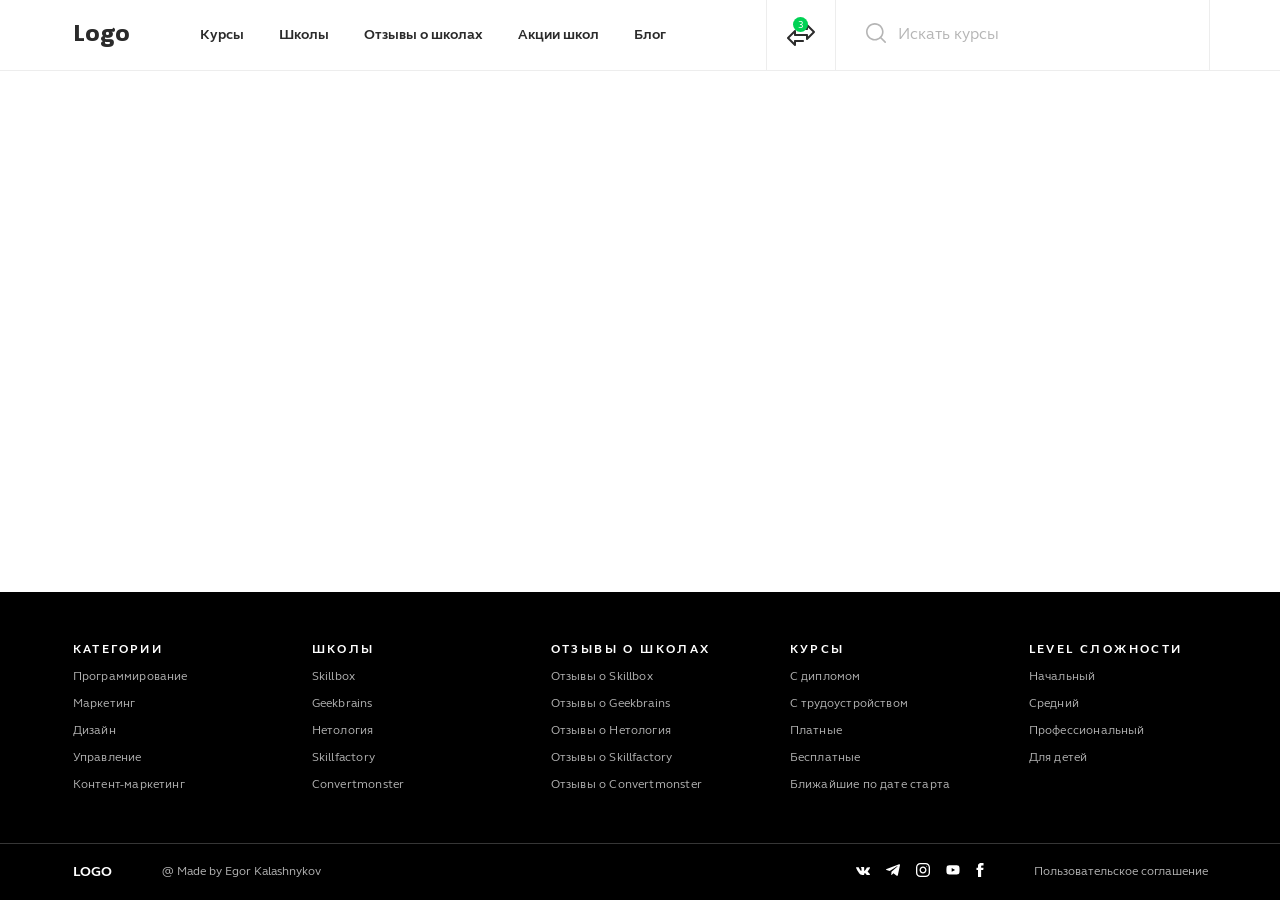
<file: courses.html>
<!DOCTYPE html>
<html lang="en">
    <head>
    <meta charset="UTF-8">
    <meta http-equiv="X-UA-Compatible" content="IE=edge">
    <meta name="viewport" content="width=device-width, initial-scale=1.0">
    <link rel="stylesheet" href="https://unpkg.com/swiper@8/swiper-bundle.min.css?_v=20220314180159"/>
    <link rel="stylesheet" href="css/style.min.css?_v=20220314180159">
    <title>Courses</title>
</head>
<body>
    <div class="header">
    <header class="header__container">
        <a href="#" class="header__logo">
            Logo
        </a>
        <nav class="header__menu menu">
            <ul menu-list class="menu__list">
                <li class="menu__item"><a href="#" class="menu__link">Курсы</a></li>
                <li class="menu__item"><a href="#" class="menu__link">Школы</a></li>
                <li class="menu__item"><a href="#" class="menu__link">Отзывы о школах</a></li>
                <li class="menu__item"><a href="#" class="menu__link">Акции школ</a></li>
                <li class="menu__item"><a href="#" class="menu__link">Блог</a></li>
            </ul>
            <ul class="menu__navigation">
                <li class="menu__item">
                    <a href="" class="menu__transfer">
                        <svg width="28" height="22" viewBox="0 0 28 22" fill="none" xmlns="http://www.w3.org/2000/svg">
                            <path
                                d="M27.7073 7.29291L20.7072 0.292783C20.3166 -0.097692 19.6834 -0.0975747 19.2929 0.293017C19.1055 0.48052 19.0002 0.734704 19.0001 0.999845V3.99989H12C11.4477 3.99989 10.9999 4.44762 10.9999 4.99993C10.9999 5.55224 11.4477 5.99996 12 5.99996H20.0002C20.5525 5.99996 21.0002 5.55224 21.0002 4.99993V3.41383L25.5863 7.99992L21.0002 12.586V11C21.0002 10.4477 20.5525 9.99993 20.0002 9.99993H8.99993V6.99988C8.99981 6.44757 8.55198 5.99996 7.99972 6.00008C7.73464 6.00014 7.4804 6.10543 7.29289 6.29288L0.292813 13.293C-0.0976042 13.6835 -0.0976042 14.3165 0.292813 14.707L7.29295 21.7072C7.48045 21.8947 7.73476 22.0001 7.99995 22.0002C8.13138 22.0006 8.26164 21.9748 8.38293 21.9242C8.75653 21.7693 9.00005 21.4046 8.99993 21.0001V18.0001H16.0001C16.5524 18.0001 17.0001 17.5524 17.0001 17.0001C17.0001 16.4478 16.5524 16 16.0001 16H7.99995C7.44764 16 6.99992 16.4478 6.99992 17.0001V18.5861L2.41383 14L6.99992 9.41393V11C6.99992 11.5523 7.44764 12 7.99995 12H19.0001V15C19.0002 15.5524 19.4481 16 20.0003 15.9999C20.2654 15.9998 20.5197 15.8945 20.7072 15.7071L27.7073 8.70692C28.0977 8.31639 28.0977 7.68339 27.7073 7.29291Z"
                                fill="#2B2B2B" />
                        </svg>
                        <span class="menu__count">3</span>
                    </a>
                </li>
                <li class="menu__item">
                    <button search-btn class="menu__btn-search">
                        <svg width="20" height="20" viewBox="0 0 20 20" fill="none" xmlns="http://www.w3.org/2000/svg">
                            <g clip-path="url(#clip0_104_20)">
                                <path
                                    d="M8.80758 0C3.95121 0 0 3.95121 0 8.80758C0 13.6642 3.95121 17.6152 8.80758 17.6152C13.6642 17.6152 17.6152 13.6642 17.6152 8.80758C17.6152 3.95121 13.6642 0 8.80758 0ZM8.80758 15.9892C4.8477 15.9892 1.62602 12.7675 1.62602 8.80762C1.62602 4.84773 4.8477 1.62602 8.80758 1.62602C12.7675 1.62602 15.9891 4.8477 15.9891 8.80758C15.9891 12.7675 12.7675 15.9892 8.80758 15.9892Z"
                                    fill="#B5B5B5" />
                                <path
                                    d="M19.762 18.6121L15.1007 13.9509C14.7831 13.6332 14.2687 13.6332 13.9511 13.9509C13.6335 14.2682 13.6335 14.7831 13.9511 15.1005L18.6124 19.7617C18.7712 19.9205 18.9791 19.9999 19.1872 19.9999C19.395 19.9999 19.6032 19.9205 19.762 19.7617C20.0796 19.4444 20.0796 18.9295 19.762 18.6121Z"
                                    fill="#B5B5B5" />
                            </g>
                            <defs>
                                <clipPath id="clip0_104_20">
                                    <rect width="20" height="20" fill="white" />
                                </clipPath>
                            </defs>
                        </svg>
                    </button>
                    <form search class="menu__input" action="">
                        <button type="submit">
                            <svg width="20" height="20" viewBox="0 0 20 20" fill="none"
                                xmlns="http://www.w3.org/2000/svg">
                                <g clip-path="url(#clip0_104_20)">
                                    <path
                                        d="M8.80758 0C3.95121 0 0 3.95121 0 8.80758C0 13.6642 3.95121 17.6152 8.80758 17.6152C13.6642 17.6152 17.6152 13.6642 17.6152 8.80758C17.6152 3.95121 13.6642 0 8.80758 0ZM8.80758 15.9892C4.8477 15.9892 1.62602 12.7675 1.62602 8.80762C1.62602 4.84773 4.8477 1.62602 8.80758 1.62602C12.7675 1.62602 15.9891 4.8477 15.9891 8.80758C15.9891 12.7675 12.7675 15.9892 8.80758 15.9892Z"
                                        fill="#B5B5B5" />
                                    <path
                                        d="M19.762 18.6121L15.1007 13.9509C14.7831 13.6332 14.2687 13.6332 13.9511 13.9509C13.6335 14.2682 13.6335 14.7831 13.9511 15.1005L18.6124 19.7617C18.7712 19.9205 18.9791 19.9999 19.1872 19.9999C19.395 19.9999 19.6032 19.9205 19.762 19.7617C20.0796 19.4444 20.0796 18.9295 19.762 18.6121Z"
                                        fill="#B5B5B5" />
                                </g>
                                <defs>
                                    <clipPath id="clip0_104_20">
                                        <rect width="20" height="20" fill="white" />
                                    </clipPath>
                                </defs>
                            </svg>
                        </button>
                        <input type="text" placeholder="Искать курсы">
                        <svg class="menu__cross" search-btn width="14" height="14" viewBox="0 0 14 14" fill="none" xmlns="http://www.w3.org/2000/svg">
                            <path
                                d="M14 1.64973L12.3503 0L6.99998 5.35025L1.64973 0L0 1.64973L5.35025 6.99998L0 12.3503L1.64973 14L6.99998 8.64975L12.3502 14L14 12.3503L8.64975 6.99998L14 1.64973Z"
                                fill="#2B2B2B" />
                        </svg>
                    </form>
                </li>
                <li class="menu__item">
                    <div menu-btn class="menu__btn-burger">
                        <span></span>
                        <span></span>
                        <span></span>
                    </div>
                </li>
            </ul>
        </nav>
    </header>
</div>
    <main>
        <div class="page__header">
            
        </div>
    </main>
    <footer class="footer">
    <div class="footer__header">
        <div id="footer__container" class="footer__container"></div>
    </div>
    <div class="footer__content">
        <div accordions single class="footer__container">
            <ul class="footer__menu menu">
                <li accordion class="menu__item item">
                    <div btn class="item__title">Категории</div>
                    <ul content class="item__list">
                        <li class="item__item">
                            <a class="item__link" href="">Программирование</a>
                        </li>
                        <li class="item__item">
                            <a class="item__link" href="">Маркетинг</a>
                        </li>
                        <li class="item__item">
                            <a class="item__link" href="">Дизайн</a>
                        </li>
                        <li class="item__item">
                            <a class="item__link" href="">Управление</a>
                        </li>
                        <li class="item__item">
                            <a class="item__link" href="">Контент-маркетинг</a>
                        </li>
                    </ul>
                </li>
                <li accordion class="menu__item item">
                    <div btn class="item__title">Школы</div>
                    <ul content class="item__list">
                        <li class="item__item">
                            <a class="item__link" href="">Skillbox</a>
                        </li>
                        <li class="item__item">
                            <a class="item__link" href="">Geekbrains</a>
                        </li>
                        <li class="item__item">
                            <a class="item__link" href="">Нетология</a>
                        </li>
                        <li class="item__item">
                            <a class="item__link" href="">Skillfactory</a>
                        </li>
                        <li class="item__item">
                            <a class="item__link" href="">Convertmonster</a>
                        </li>
                    </ul>
                </li>
                <li accordion class="menu__item item">
                    <div btn class="item__title">Отзывы о школах</div>
                    <ul content class="item__list">
                        <li class="item__item">
                            <a class="item__link" href="">Отзывы о Skillbox</a>
                        </li>
                        <li class="item__item">
                            <a class="item__link" href="">Отзывы о Geekbrains</a>
                        </li>
                        <li class="item__item">
                            <a class="item__link" href="">Отзывы о Нетология</a>
                        </li>
                        <li class="item__item">
                            <a class="item__link" href="">Отзывы о Skillfactory</a>
                        </li>
                        <li class="item__item">
                            <a class="item__link" href="">Отзывы о Convertmonster</a>
                        </li>
                    </ul>
                </li>
                <li accordion class="menu__item item">
                    <div btn class="item__title">Курсы</div>
                    <ul content class="item__list">
                        <li class="item__item">
                            <a class="item__link" href="">С дипломом</a>
                        </li>
                        <li class="item__item">
                            <a class="item__link" href="">С трудоустройством</a>
                        </li>
                        <li class="item__item">
                            <a class="item__link" href="">Платные</a>
                        </li>
                        <li class="item__item">
                            <a class="item__link" href="">Бесплатные</a>
                        </li>
                        <li class="item__item">
                            <a class="item__link" href="">Ближайшие по дате старта</a>
                        </li>
                    </ul>
                </li>
                <li accordion class="menu__item item">
                    <div btn class="item__title">Level сложности</div>
                    <ul content class="item__list">
                        <li class="item__item">
                            <a class="item__link" href="">Начальный</a>
                        </li>
                        <li class="item__item">
                            <a class="item__link" href="">Средний</a>
                        </li>
                        <li class="item__item">
                            <a class="item__link" href="">Профессиональный</a>
                        </li>
                        <li class="item__item">
                            <a class="item__link" href="">Для детей</a>
                        </li>
                    </ul>
                </li>
            </ul>
        </div>
    </div>
    <div class="footer__footer">
        <div class="footer__container">
            <div class="footer__left">
                <div data-transfer="footer__container, max, 991.98" class="footer__logo">
                    LOGO
                </div>
                <a href="" class="footer__link">
                    @ Made by Egor Kalashnykov
                </a>
            </div>
            <div class="footer__right">
                <ul data-transfer="footer__container, max, 991.98" class="footer__links">
                    <li class="footer__link">
                        <a href="">
                            <svg width="14" height="8" viewBox="0 0 14 8" fill="none" xmlns="http://www.w3.org/2000/svg">
                                <path
                                    d="M13.8752 7.13084C13.8376 7.06783 13.6048 6.56205 12.4847 5.52247C11.3122 4.43389 11.4697 4.61065 12.882 2.72838C13.7422 1.58205 14.0861 0.881996 13.9785 0.582724C13.8761 0.297452 13.2434 0.372708 13.2434 0.372708L11.1398 0.384959C11.1398 0.384959 10.984 0.363957 10.8676 0.433088C10.7547 0.501343 10.6821 0.658854 10.6821 0.658854C10.6821 0.658854 10.3487 1.54617 9.90418 2.30048C8.96698 3.89222 8.59158 3.97623 8.43845 3.87735C8.08229 3.6472 8.17155 2.95153 8.17155 2.45799C8.17155 0.915249 8.40519 0.272075 7.71564 0.105813C7.48637 0.0506839 7.31836 0.0139312 6.73294 0.00780571C5.98214 -6.98841e-05 5.34597 0.0104309 4.98631 0.186319C4.74655 0.303578 4.56191 0.565223 4.67479 0.580099C4.81393 0.598475 5.12895 0.66498 5.29609 0.892497C5.51223 1.18564 5.50435 1.84544 5.50435 1.84544C5.50435 1.84544 5.62861 3.6612 5.21471 3.88697C4.93031 4.04186 4.54091 3.72596 3.70522 2.28123C3.27731 1.5418 2.95354 0.72361 2.95354 0.72361C2.95354 0.72361 2.89141 0.571348 2.78028 0.489967C2.64552 0.391085 2.4565 0.359582 2.4565 0.359582L0.456104 0.371833C0.456104 0.371833 0.155957 0.380584 0.0456987 0.510969C-0.0523085 0.627352 0.0378231 0.86712 0.0378231 0.86712C0.0378231 0.86712 1.60419 4.53102 3.37707 6.37828C5.00382 8.07153 6.8502 7.9604 6.8502 7.9604H7.68676C7.68676 7.9604 7.93966 7.9324 8.06829 7.79326C8.1873 7.6655 8.18293 7.42574 8.18293 7.42574C8.18293 7.42574 8.1663 6.30303 8.68784 6.13764C9.2015 5.97488 9.8613 7.22272 10.5605 7.70313C11.089 8.06628 11.4907 7.98665 11.4907 7.98665L13.3607 7.9604C13.3607 7.9604 14.339 7.90002 13.8752 7.13084Z"
                                    fill="white" />
                            </svg>
                        </a>
                    </li>
                    <li class="footer__link">
                        <a href="">
                            <svg width="14" height="12" viewBox="0 0 14 12" fill="none" xmlns="http://www.w3.org/2000/svg">
                                <path
                                    d="M5.49335 7.85566L5.26177 11.113C5.5931 11.113 5.7366 10.9707 5.90869 10.7997L7.4621 9.31516L10.6809 11.6724C11.2713 12.0014 11.6872 11.8282 11.8464 11.1293L13.9593 1.22899L13.9599 1.22841C14.1471 0.35574 13.6443 0.0144904 13.0691 0.228574L0.649937 4.98332C-0.197646 5.31232 -0.184813 5.78482 0.505854 5.99891L3.68094 6.98649L11.056 2.37174C11.4031 2.14191 11.7187 2.26907 11.4591 2.49891L5.49335 7.85566Z"
                                    fill="white" />
                            </svg>
                        </a>
                    </li>
                    <li class="footer__link">
                        <a href="">
                            <svg width="14" height="14" viewBox="0 0 14 14" fill="none" xmlns="http://www.w3.org/2000/svg">
                                <path
                                    d="M9.625 0H4.375C1.95913 0 0 1.95913 0 4.375V9.625C0 12.0409 1.95913 14 4.375 14H9.625C12.0409 14 14 12.0409 14 9.625V4.375C14 1.95913 12.0409 0 9.625 0ZM12.6875 9.625C12.6875 11.3138 11.3138 12.6875 9.625 12.6875H4.375C2.68625 12.6875 1.3125 11.3138 1.3125 9.625V4.375C1.3125 2.68625 2.68625 1.3125 4.375 1.3125H9.625C11.3138 1.3125 12.6875 2.68625 12.6875 4.375V9.625Z"
                                    fill="white" />
                                <path
                                    d="M7 3.5C5.06712 3.5 3.5 5.06712 3.5 7C3.5 8.93288 5.06712 10.5 7 10.5C8.93288 10.5 10.5 8.93288 10.5 7C10.5 5.06712 8.93288 3.5 7 3.5ZM7 9.1875C5.79425 9.1875 4.8125 8.20575 4.8125 7C4.8125 5.79338 5.79425 4.8125 7 4.8125C8.20575 4.8125 9.1875 5.79338 9.1875 7C9.1875 8.20575 8.20575 9.1875 7 9.1875Z"
                                    fill="white" />
                                <path
                                    d="M10.7623 3.70387C11.0198 3.70387 11.2286 3.49506 11.2286 3.23749C11.2286 2.97992 11.0198 2.77112 10.7623 2.77112C10.5047 2.77112 10.2959 2.97992 10.2959 3.23749C10.2959 3.49506 10.5047 3.70387 10.7623 3.70387Z"
                                    fill="white" />
                            </svg>
                        </a>
                    </li>
                    <li class="footer__link">
                        <a href="">
                            <svg width="14" height="10" viewBox="0 0 14 10" fill="none" xmlns="http://www.w3.org/2000/svg">
                                <path
                                    d="M13.2852 1.71944C13.134 1.15716 12.6906 0.713921 12.1284 0.562515C11.1014 0.281494 6.993 0.281494 6.993 0.281494C6.993 0.281494 2.88479 0.281494 1.85772 0.551861C1.30633 0.703106 0.852196 1.15724 0.700951 1.71944C0.430664 2.74644 0.430664 4.87629 0.430664 4.87629C0.430664 4.87629 0.430664 7.01687 0.700951 8.03313C0.852356 8.59533 1.29552 9.03857 1.8578 9.18997C2.89561 9.47108 6.99316 9.47108 6.99316 9.47108C6.99316 9.47108 11.1014 9.47108 12.1284 9.20071C12.6907 9.04938 13.134 8.60614 13.2854 8.04394C13.5556 7.01687 13.5556 4.8871 13.5556 4.8871C13.5556 4.8871 13.5664 2.74644 13.2852 1.71944ZM5.68499 6.84391V2.90866L9.1013 4.87629L5.68499 6.84391Z"
                                    fill="white" />
                            </svg>
                        </a>
                    </li>
                    <li class="footer__link">
                        <a href="">
                            <svg width="8" height="14" viewBox="0 0 8 14" fill="none" xmlns="http://www.w3.org/2000/svg">
                                <path
                                    d="M2.00428 2.7017C2.00428 2.61443 2.0164 2.42596 2.04064 2.13748C2.0667 1.8484 2.17578 1.54599 2.37153 1.22843C2.56546 0.912082 2.87999 0.627852 3.31755 0.376347C3.75329 0.126055 4.38296 0 5.20474 0H7.51979V2.52292H5.82472C5.65684 2.52292 5.50049 2.58595 5.35928 2.71019C5.21929 2.83442 5.14717 2.9526 5.14717 3.06229V4.63192H7.51919C7.49434 4.93918 7.46707 5.23796 7.43555 5.52643L7.34162 6.28882C7.30405 6.54638 7.26587 6.78516 7.22829 7.00515H5.1302V14H2.00428V7.00455H0.479492V4.63192H2.00428V2.7017Z"
                                    fill="white" />
                            </svg>
                        </a>
                    </li>
                </ul>
                <a href="" class="footer__link rights">Пользовательское соглашение</a>
            </div>
        </div>
    </div>
</footer>
    <script src="https://unpkg.com/swiper@8/swiper-bundle.min.js?_v=20220314180159"></script>
    <script src="js/app.min.js?_v=20220314180159"></script>
</body>
</file>
<file: css/style.min.css>
*{margin:0;padding:0}*,::after,::before{-webkit-box-sizing:border-box;box-sizing:border-box}aside,footer,header,nav{display:block}body,html{z-index:1;height:100%;width:100%;line-height:1;-ms-text-size-adjust:100%;-moz-text-size-adjust:100%;-webkit-text-size-adjust:100%}button,input,textarea{font-family:inherit}input::-ms-clear{display:none}button{cursor:pointer}button::-moz-focus-inner{padding:0;border:0}a,a:focus,a:hover,a:visited{text-decoration:none;color:inherit}ul li{list-style:none}img{vertical-align:top}@font-face{font-family:"FS Elliot Pro";src:url(../fonts/FSElliotPro-Light.eot);src:local("FS Elliot Pro Light"),local("FSElliotPro-Light"),url(../fonts/FSElliotPro-Light.eot?#iefix) format("embedded-opentype"),url(../fonts/FSElliotPro-Light.woff2) format("woff2"),url(../fonts/FSElliotPro-Light.woff) format("woff"),url(../fonts/FSElliotPro-Light.ttf) format("truetype");font-weight:300;font-style:normal}@font-face{font-family:"FS Elliot Pro";src:url(../fonts/FSElliotPro-Heavy.eot);src:local("FS Elliot Pro Heavy"),local("FSElliotPro-Heavy"),url(../fonts/FSElliotPro-Heavy.eot?#iefix) format("embedded-opentype"),url(../fonts/FSElliotPro-Heavy.woff2) format("woff2"),url(../fonts/FSElliotPro-Heavy.woff) format("woff"),url(../fonts/FSElliotPro-Heavy.ttf) format("truetype");font-weight:900;font-style:normal}@font-face{font-family:"FS Elliot Pro";src:url(../fonts/FSElliotPro.eot);src:local("FS Elliot Pro"),local("FSElliotPro"),url(../fonts/FSElliotPro.eot?#iefix) format("embedded-opentype"),url(../fonts/FSElliotPro.woff2) format("woff2"),url(../fonts/FSElliotPro.woff) format("woff"),url(../fonts/FSElliotPro.ttf) format("truetype");font-weight:400;font-style:normal}@font-face{font-family:"FS Elliot Pro";src:url(../fonts/FSElliotPro-Bold.eot);src:local("FS Elliot Pro Bold"),local("FSElliotPro-Bold"),url(../fonts/FSElliotPro-Bold.eot?#iefix) format("embedded-opentype"),url(../fonts/FSElliotPro-Bold.woff2) format("woff2"),url(../fonts/FSElliotPro-Bold.woff) format("woff"),url(../fonts/FSElliotPro-Bold.ttf) format("truetype");font-weight:700;font-style:normal}@font-face{font-family:Lisboa;src:url(../fonts/LisboaHeavy.eot);src:local("Lisboa Heavy"),local("LisboaHeavy"),url(../fonts/LisboaHeavy.eot?#iefix) format("embedded-opentype"),url(../fonts/LisboaHeavy.woff2) format("woff2"),url(../fonts/LisboaHeavy.woff) format("woff"),url(../fonts/LisboaHeavy.ttf) format("truetype");font-weight:900;font-style:normal}@font-face{font-family:Lisboa;src:url(../fonts/Lisboa-Bold.eot);src:local("Lisboa Bold"),local("Lisboa-Bold"),url(../fonts/Lisboa-Bold.eot?#iefix) format("embedded-opentype"),url(../fonts/Lisboa-Bold.woff2) format("woff2"),url(../fonts/Lisboa-Bold.woff) format("woff"),url(../fonts/Lisboa-Bold.ttf) format("truetype");font-weight:700;font-style:normal}body{font-size:1rem;font-family:"FS Elliot Pro";background-color:#fff;font-weight:400;color:#2b2b2b;height:100%;display:-webkit-box;display:-ms-flexbox;display:flex;-webkit-box-orient:vertical;-webkit-box-direction:normal;-ms-flex-direction:column;flex-direction:column}main{-webkit-box-flex:1;-ms-flex:1;flex:1}footer{-webkit-box-flex:0;-ms-flex:0;flex:0}*{outline-color:#00d254}[class*=__container]{max-width:74.6875rem;margin:0 auto;padding:1.875rem}.header{position:fixed;width:100%;z-index:9999;background-color:#fff;border-bottom:1px solid #ededed}.header__container{height:4.375rem;display:-webkit-box;display:-ms-flexbox;display:flex;-webkit-box-align:center;-ms-flex-align:center;align-items:center}.header__logo{font-family:Lisboa;font-weight:900;font-size:1.5rem;line-height:1.9375rem;margin-right:4.375rem;margin-top:-.3125rem}.header .menu{width:100%;display:-webkit-box;display:-ms-flexbox;display:flex;-webkit-box-align:center;-ms-flex-align:center;align-items:center}.header .menu__list{display:-webkit-inline-box;display:-ms-inline-flexbox;display:inline-flex;gap:2.1875rem;-webkit-transition:top ease .5s;-o-transition:top ease .5s;transition:top ease .5s;gap:calc(1.875rem + 5 * (100vw - 47.99875rem)/ 457.02);margin-right:calc(2.3125rem + 63 * (100vw - 47.99875rem)/ 457.02)}.header .menu__list.active{top:0}.header .menu__navigation{display:-webkit-box;display:-ms-flexbox;display:flex;-webkit-box-flex:3;-ms-flex-positive:3;flex-grow:3}.header .menu__transfer{position:relative;height:4.375rem;width:4.375rem;display:-webkit-inline-box;display:-ms-inline-flexbox;display:inline-flex;-webkit-box-pack:center;-ms-flex-pack:center;justify-content:center;-webkit-box-align:center;-ms-flex-align:center;align-items:center;border-left:1px solid #ededed;border-right:1px solid #ededed;margin:0}.header .menu__link{font-family:"FS Elliot Pro";font-weight:700;font-size:.875rem;line-height:1.125rem;white-space:nowrap}.header .menu__link:hover{color:#00d254}.header .menu__count{position:absolute;display:-webkit-box;display:-ms-flexbox;display:flex;-webkit-box-pack:center;-ms-flex-pack:center;justify-content:center;-webkit-box-align:center;-ms-flex-align:center;align-items:center;height:.9375rem;width:.9375rem;top:calc(50% - 1.125rem);border-radius:50%;background-color:#00d254;color:#fff;font-style:normal;font-weight:400;font-size:.625rem;line-height:.75rem}.header .menu__input{display:-webkit-inline-box;display:-ms-inline-flexbox;display:inline-flex;-webkit-box-align:center;-ms-flex-align:center;align-items:center;height:4.375rem;width:100%;position:relative;margin-left:.125rem}.header .menu__input input{height:100%;width:100%;border:none;padding:1.875rem;padding-left:3.75rem;font-style:normal;font-weight:400;font-size:1rem;line-height:1.1875rem;border-right:.0625rem solid #ededed;color:#2b2b2b}.header .menu__input input::-webkit-input-placeholder{color:#b5b5b5}.header .menu__input input::-moz-placeholder{color:#b5b5b5}.header .menu__input input:-ms-input-placeholder{color:#b5b5b5}.header .menu__input input::-ms-input-placeholder{color:#b5b5b5}.header .menu__input input::placeholder{color:#b5b5b5}.header .menu__input button{position:absolute;top:0;left:0;height:4.375rem;padding:0 1.75rem;border:none;background:0 0}.header .menu__btn-burger{display:none;width:2.5rem;height:4.375rem;position:relative;z-index:2;overflow:hidden}.header .menu__btn-burger span{width:1.25rem;height:2px;position:absolute;top:50%;left:50%;-webkit-transform:translate(-50%,-50%);-ms-transform:translate(-50%,-50%);transform:translate(-50%,-50%);background-color:#2b2b2b;-webkit-transition:ease all .5s;-o-transition:ease all .5s;transition:ease all .5s}.header .menu__btn-burger span:nth-of-type(2){top:calc(50% - .5rem)}.header .menu__btn-burger span:nth-of-type(3){top:calc(50% + .5rem)}.header .menu__btn-burger.active span{background-color:#00053b}.header .menu__btn-burger.active span:nth-of-type(1){display:none}.header .menu__btn-burger.active span:nth-of-type(2){top:50%;-webkit-transform:translate(-50%,0) rotate(45deg);-ms-transform:translate(-50%,0) rotate(45deg);transform:translate(-50%,0) rotate(45deg)}.header .menu__btn-burger.active span:nth-of-type(3){top:50%;-webkit-transform:translate(-50%,0) rotate(-45deg);-ms-transform:translate(-50%,0) rotate(-45deg);transform:translate(-50%,0) rotate(-45deg)}.header .menu__btn-search{display:none;border:none;background-color:transparent;position:relative;height:4.375rem;width:4.375rem;padding:1.25rem 1.25rem;width:auto;-webkit-box-pack:center;-ms-flex-pack:center;justify-content:center;-webkit-box-align:center;-ms-flex-align:center;align-items:center}.header .menu__btn-search svg path{fill:#2b2b2b}main{margin-top:4.375rem;-webkit-box-flex:1;-ms-flex:1;flex:1}.btn{display:-webkit-inline-box;display:-ms-inline-flexbox;display:inline-flex;-webkit-box-pack:center;-ms-flex-pack:center;justify-content:center;-webkit-box-align:center;-ms-flex-align:center;align-items:center;font-family:"FS Elliot Pro";font-style:normal;font-weight:700;font-size:.75rem;min-width:8.375rem;height:2.25rem;border-radius:6.25rem;padding:0 1.5625rem;border:none;white-space:nowrap}.btn-green,.btn-green:visited{color:#fff;background-color:#00d254}.btn-black,.btn-black:visited{color:#2b2b2b;background-color:transparent;border:1px solid #2b2b2b}.btn-gray,.btn-gray:visited{color:#8c8c8c;background-color:transparent;border:1px solid #8c8c8c}.section{padding:1.25rem 0}.section-gray{background-color:#f8f8f8}.section__title{font-family:Lisboa;font-style:normal;font-weight:900;font-size:1.875rem;line-height:2.4375rem;margin-bottom:calc(3.125rem + 22 * (100vw - 47.99875rem)/ 457.02);text-align:center}.tabs__menu .menu__list{display:-webkit-box;display:-ms-flexbox;display:flex;gap:1.25rem;height:auto;padding:0 1.5625rem;padding-bottom:1.875rem;overflow-x:auto}.tabs__menu .menu__item{white-space:nowrap;cursor:pointer;display:-webkit-box;display:-ms-flexbox;display:flex;-webkit-box-align:center;-ms-flex-align:center;align-items:center;font-family:"FS Elliot Pro";font-style:normal;font-size:.875rem;height:3rem;font-weight:700;padding-left:0;padding:.75rem 1.5625rem;height:auto}.tabs__menu .menu__item.active{color:#fff;background-color:#00d254;border-radius:3.125rem}.swiper{height:18.75rem;padding:0 1.25rem;padding-top:.9375rem;width:100%}.swiper-wrapper{display:-webkit-box;display:-ms-flexbox;display:flex;-webkit-box-align:center;-ms-flex-align:center;align-items:center}.swiper-pagination-bullet{height:.375rem;width:.375rem}.swiper-pagination-bullet-active{background-color:#00d254}.swiper-button-next,.swiper-button-prev{width:2.75rem;height:2.75rem;display:-webkit-box;display:-ms-flexbox;display:flex;-webkit-box-align:center;-ms-flex-align:center;align-items:center;-webkit-box-pack:center;-ms-flex-pack:center;justify-content:center;color:#fff;background-color:#00d254;border-radius:50%}.swiper-button-prev{top:43%;left:0}.swiper-button-next{top:43%;right:0}.swiper-button-prev::after{content:"";display:inline-block;height:.875rem;width:.625rem;background-image:url("data:image/svg+xml,%3Csvg width='10' height='14' viewBox='0 0 10 14' fill='none' xmlns='http://www.w3.org/2000/svg'%3E%3Cpath d='M8.44364 13.7762L8.90541 13.3176C9.04963 13.1733 9.12907 12.9813 9.12907 12.7761C9.12907 12.571 9.04963 12.3787 8.90541 12.2344L3.67392 7.00313L8.91122 1.76584C9.05543 1.62174 9.13477 1.42949 9.13477 1.22438C9.13477 1.01928 9.05543 0.826917 8.91122 0.682705L8.45229 0.224002C8.15385 -0.0746673 7.66771 -0.0746673 7.36927 0.224002L1.11122 6.45963C0.967123 6.60373 0.865593 6.79575 0.865593 7.00267L0.865593 7.00506C0.865593 7.21029 0.967236 7.4023 1.11122 7.5464L7.35231 13.7762C7.49641 13.9206 7.69423 13.9998 7.89934 14C8.10456 14 8.29965 13.9206 8.44364 13.7762Z' fill='white'/%3E%3C/svg%3E")}.swiper-button-next::after{content:"";display:inline-block;height:.875rem;width:.625rem;background-image:url("data:image/svg+xml,%3Csvg width='10' height='14' viewBox='0 0 10 14' fill='none' xmlns='http://www.w3.org/2000/svg'%3E%3Cpath d='M1.55636 13.7762L1.09459 13.3176C0.950374 13.1733 0.870926 12.9813 0.870926 12.7761C0.870926 12.571 0.950374 12.3787 1.09459 12.2344L6.32608 7.00313L1.08878 1.76584C0.944569 1.62174 0.865234 1.42949 0.865234 1.22438C0.865234 1.01928 0.944568 0.826917 1.08878 0.682705L1.54771 0.224002C1.84615 -0.0746673 2.33229 -0.0746673 2.63073 0.224002L8.88878 6.45963C9.03288 6.60373 9.13441 6.79575 9.13441 7.00267L9.13441 7.00506C9.13441 7.21029 9.03276 7.4023 8.88878 7.5464L2.64769 13.7762C2.50359 13.9206 2.30577 13.9998 2.10066 14C1.89544 14 1.70035 13.9206 1.55636 13.7762Z' fill='white'/%3E%3C/svg%3E%0A")}.swiper .slider__img{border-radius:.3125rem;height:13.75rem;width:100%;display:-webkit-box;display:-ms-flexbox;display:flex;-webkit-box-pack:center;-ms-flex-pack:center;justify-content:center;-webkit-box-align:center;-ms-flex-align:center;align-items:center;background-color:#fff;-webkit-box-shadow:0 4px 26px rgba(203,203,203,.25);box-shadow:0 4px 26px rgba(203,203,203,.25)}.footer{background-color:#000}.footer__header{display:none}.footer__header .footer__container{padding:0 1.875rem;padding-top:3.125rem;height:3.5rem;display:-webkit-box;display:-ms-flexbox;display:flex;-webkit-box-pack:justify;-ms-flex-pack:justify;justify-content:space-between;-webkit-box-align:center;-ms-flex-align:center;align-items:center}.footer__content{border-bottom:.0625rem solid #363636}.footer__content .footer__container{padding:3.125rem 1.875rem}.footer__content .footer__menu{display:-ms-grid;display:grid;gap:3.75rem;grid-template-columns:repeat(auto-fill,minmax(10.9375rem,1fr))}.footer__content .footer__menu .menu__item .item__list{display:-webkit-box;display:-ms-flexbox;display:flex;-webkit-box-orient:vertical;-webkit-box-direction:normal;-ms-flex-direction:column;flex-direction:column;gap:.625rem;margin-top:.625rem}.footer__content .footer__menu .menu__item .item__title{display:-webkit-box;display:-ms-flexbox;display:flex;-webkit-box-pack:justify;-ms-flex-pack:justify;justify-content:space-between;-webkit-box-align:center;-ms-flex-align:center;align-items:center;font-family:"FS Elliot Pro";font-style:normal;font-weight:700;font-size:.75rem;line-height:1rem;letter-spacing:.2em;color:#fff;text-transform:uppercase;white-space:nowrap}.footer__content .footer__menu .menu__item .item__link{white-space:nowrap;font-family:"FS Elliot Pro";font-style:normal;font-weight:400;font-size:.75rem;line-height:1rem;letter-spacing:.0125rem;color:#fff;opacity:.7;-webkit-transition:opacity ease .2s;-o-transition:opacity ease .2s;transition:opacity ease .2s}.footer__content .footer__menu .menu__item .item__link:hover{opacity:1}.footer__footer .footer__container{padding:0 1.875rem;height:3.5rem;display:-webkit-box;display:-ms-flexbox;display:flex;-webkit-box-pack:justify;-ms-flex-pack:justify;justify-content:space-between;-webkit-box-align:center;-ms-flex-align:center;align-items:center}.footer__left,.footer__right{display:-webkit-box;display:-ms-flexbox;display:flex;-webkit-box-align:center;-ms-flex-align:center;align-items:center;gap:3.125rem}.footer__link,.footer__link:visited{font-family:"FS Elliot Pro";font-weight:400;font-size:.75rem;line-height:.9375rem;color:#b5b5b5;-webkit-box-ordinal-group:3;-ms-flex-order:2;order:2}.footer__logo{font-family:"FS Elliot Pro";font-style:normal;font-weight:700;font-size:.875rem;line-height:.9375rem;color:#fff}.footer__links{display:-webkit-box;display:-ms-flexbox;display:flex;-webkit-box-align:center;-ms-flex-align:center;align-items:center;gap:1rem}.main-section{display:-webkit-box;display:-ms-flexbox;display:flex}.main-section__content{overflow:hidden;padding-top:calc(3.75rem + 90 * (100vw - 47.99875rem)/ 457.02);padding-bottom:calc(3.75rem + 90 * (100vw - 47.99875rem)/ 457.02)}.main-section__title{font-family:Lisboa;font-weight:900;font-size:calc(1.625rem + 10 * (100vw - 29.99875rem)/ 288);line-height:2.9375rem;color:#2b2b2b;margin-bottom:1.875rem}.main-section__description{font-family:"FS Elliot Pro";font-weight:400;font-size:calc(.875rem + 4 * (100vw - 29.99875rem)/ 745.02);line-height:1.875rem;color:#2b2b2b}.benefits-section__cards{display:-webkit-box;display:-ms-flexbox;display:flex;-webkit-box-pack:justify;-ms-flex-pack:justify;justify-content:space-between;gap:3.75rem}.benefits-section__cards .card{max-width:21.25rem}.benefits-section__cards .card__header{display:-webkit-box;display:-ms-flexbox;display:flex;-webkit-box-align:center;-ms-flex-align:center;align-items:center;gap:1.875rem;margin-bottom:calc(1.25rem + 10 * (100vw - 47.99875rem)/ 457.02)}.benefits-section__cards .card__title{font-family:"FS Elliot Pro";font-weight:700;font-size:calc(1.125rem + 2 * (100vw - 47.99875rem)/ 457.02);line-height:1.6875rem;color:#2b2b2b}.benefits-section__cards .card__description{font-family:"FS Elliot Pro";font-weight:400;font-size:.875rem;line-height:1.5rem;color:#7e7e7e}.benefits-section__cards .card__icon svg{width:calc(3.125rem + 10 * (100vw - 47.99875rem)/ 457.02)}.courses-section__tabs{display:-webkit-box;display:-ms-flexbox;display:flex}.courses-section__tabs .tabs__content{-webkit-box-flex:1;-ms-flex:1;flex:1;background-color:#fff;padding:.3125rem}.courses-section__tabs .tabs__item .item__list{display:-ms-grid;display:grid;grid-template-columns:repeat(auto-fill,minmax(16.25rem,1fr))}.courses-section__tabs .tabs__item .item__link{width:100%;display:-webkit-box;display:-ms-flexbox;display:flex;-webkit-box-align:center;-ms-flex-align:center;align-items:center;-webkit-box-pack:justify;-ms-flex-pack:justify;justify-content:space-between;height:3rem;font-family:"FS Elliot Pro";font-style:normal;font-weight:400;font-size:.875rem;line-height:1.25rem;padding:0 1.875rem}.courses-section__tabs .tabs__item .item__link::after{content:"";width:.375rem;height:.5rem;margin-left:1.25rem;background-image:url("data:image/svg+xml,%3Csvg width='6' height='8' viewBox='0 0 6 8' fill='none' xmlns='http://www.w3.org/2000/svg'%3E%3Cpath d='M5.22271 3.68784L1.66261 0.127804C1.58027 0.045398 1.47035 0 1.35315 0C1.23595 0 1.12603 0.045398 1.04369 0.127804L0.781512 0.389915C0.610911 0.560711 0.610911 0.838302 0.781512 1.00884L3.77102 3.99834L0.778195 6.99116C0.695854 7.07357 0.650391 7.18342 0.650391 7.30056C0.650391 7.41783 0.695854 7.52768 0.778195 7.61015L1.04037 7.8722C1.12278 7.9546 1.23263 8 1.34983 8C1.46703 8 1.57695 7.9546 1.65929 7.8722L5.22271 4.30891C5.30525 4.22624 5.35058 4.11587 5.35032 3.99854C5.35058 3.88075 5.30525 3.77044 5.22271 3.68784Z' fill='%23C4C4C4'/%3E%3C/svg%3E");display:block}.popular-sourses-section .item__list{display:-webkit-box;display:-ms-flexbox;display:flex;-webkit-box-orient:vertical;-webkit-box-direction:normal;-ms-flex-direction:column;flex-direction:column;gap:.625rem}.popular-sourses-section .item__card{display:-webkit-box;display:-ms-flexbox;display:flex;-webkit-box-align:center;-ms-flex-align:center;align-items:center;-webkit-box-pack:justify;-ms-flex-pack:justify;justify-content:space-between;gap:1.25rem;padding:.9375rem 3.125rem;-webkit-box-shadow:0 9px 15px rgba(226,226,226,.25);box-shadow:0 9px 15px rgba(226,226,226,.25);border-radius:.3125rem;border:.0625rem solid #f0f0f0}.popular-sourses-section .item__card .card__item{max-width:8.75rem;-ms-flex-preferred-size:8.75rem;flex-basis:8.75rem}.popular-sourses-section .item__card .card__job{font-family:Lisboa;font-weight:700;font-size:1rem;line-height:1.5rem}.popular-sourses-section .item__card .card__school .school__mark,.popular-sourses-section .item__card .card__school .school__name,.popular-sourses-section .item__card .card__school .school__reviews{font-family:"FS Elliot Pro";font-weight:700;font-size:1.125rem;line-height:1.6875rem}.popular-sourses-section .item__card .card__school .school__icon{margin-right:.25rem}.popular-sourses-section .item__card .card__school .school__reviews{line-height:1rem;font-size:.75rem;color:#b5b5b5}.popular-sourses-section .item__card .card__price .price__discount{font-family:"FS Elliot Pro";font-style:normal;font-weight:700;font-size:.75rem;-webkit-text-decoration-line:line-through;text-decoration-line:line-through;color:#b5b5b5}.popular-sourses-section .item__card .card__price .price__price{font-family:"FS Elliot Pro";font-style:normal;font-weight:700;font-size:1.125rem;line-height:1.6875rem}.popular-sourses-section .item__card .card__price .price__monthly{font-family:"FS Elliot Pro";font-style:normal;font-weight:700;font-size:.75rem;line-height:1rem;color:#00d254;white-space:nowrap}.popular-sourses-section .item__card .card__time{display:-webkit-box;display:-ms-flexbox;display:flex;-webkit-box-align:center;-ms-flex-align:center;align-items:center;gap:.9375rem;font-family:"FS Elliot Pro";font-style:normal;font-weight:700;font-size:.75rem;line-height:.875rem}.popular-sourses-section .item__card .card__extra .extra__label{font-family:"FS Elliot Pro";font-style:normal;font-weight:700;font-size:.75rem;line-height:1.5rem}.popular-sourses-section .item__card .card__extra .extra__item{display:-webkit-box;display:-ms-flexbox;display:flex;-webkit-box-align:center;-ms-flex-align:center;align-items:center;gap:1.125rem}.popular-sourses-section .item__card .card__btns{display:-webkit-box;display:-ms-flexbox;display:flex;-webkit-box-orient:vertical;-webkit-box-direction:normal;-ms-flex-direction:column;flex-direction:column;gap:.5rem}.popular-sourses-section .item__card .card__btn{font-family:"FS Elliot Pro";font-style:normal;font-weight:700;font-size:.625rem;line-height:1.5rem;color:#8c8c8c;display:-webkit-box;display:-ms-flexbox;display:flex;-webkit-box-align:center;-ms-flex-align:center;align-items:center;gap:.625rem}.popular-sourses-section__btn{text-align:center;padding:1.5625rem}.popular-sourses-section__btn .btn{height:3.125rem;width:11.25rem;margin:0 auto}.blog-section__blogs{display:-webkit-box;display:-ms-flexbox;display:flex;-webkit-box-pack:justify;-ms-flex-pack:justify;justify-content:space-between}.blog-section__blogs .blog{position:relative;-webkit-box-flex:0;-ms-flex:0 0 32%;flex:0 0 32%;min-height:24.125rem;border:1px solid #f0f0f0;-webkit-box-shadow:0 4px 26px rgba(203,203,203,.25);box-shadow:0 4px 26px rgba(203,203,203,.25);border-radius:.3125rem}.blog-section__blogs .blog__category{position:absolute;top:1.625rem;left:1.8125rem;font-family:"FS Elliot Pro";font-style:normal;font-weight:700;font-size:.625rem;line-height:.8125rem;text-align:center;color:#fff;background-color:#2b2b2b;border-radius:6.25rem;padding:.375rem 1rem}.blog-section__blogs .blog__cover{width:100%;border-top-left-radius:.3125rem;border-top-right-radius:.3125rem;height:12.9375rem;background-color:#f2f2f2}.blog-section__blogs .blog__content{padding:1.5625rem}.blog-section__blogs .blog__title{font-family:"Lisboa Pro";font-style:normal;font-weight:700;font-size:1.125rem;line-height:1.5rem}.blog-section__blogs .blog__footer{margin-top:1.375rem;display:-webkit-box;display:-ms-flexbox;display:flex;-webkit-box-pack:justify;-ms-flex-pack:justify;justify-content:space-between;-webkit-box-align:center;-ms-flex-align:center;align-items:center}.blog-section__blogs .blog__date{font-family:"FS Elliot Pro";font-style:normal;font-weight:400;font-size:.75rem;line-height:.9375rem;color:#8c8c8c}@media (min-width:47.99875rem){.main-section__content{-webkit-box-flex:0;-ms-flex:0 0 100%;flex:0 0 100%}.main-section__body{width:50%}.main-section__title{font-size:2.25rem}.main-section__img{position:relative;overflow-y:hidden;-webkit-box-flex:0;-ms-flex:0 0 50%;flex:0 0 50%;-webkit-transform:translate(-100%,0);-ms-transform:translate(-100%,0);transform:translate(-100%,0)}.main-section__img img{position:absolute;top:0;right:0;height:100%;width:100%;-o-object-fit:cover;object-fit:cover;-o-object-position:left top;object-position:left top}}@media (min-width:61.99875rem){.header .menu__navigation .menu__item:nth-child(2){-webkit-box-flex:3;-ms-flex-positive:3;flex-grow:3}.header .menu__cross{display:none}.courses-section__tabs .tabs__menu{-ms-flex-preferred-size:15rem;flex-basis:15rem}.courses-section__tabs .tabs__menu .menu__list{display:block;padding:0}.courses-section__tabs .tabs__menu .menu__item{font-weight:400;padding:.9375rem;padding-left:1.875rem;height:auto}.courses-section__tabs .tabs__menu .menu__item.active{font-weight:700;background-color:#fff;color:#2b2b2b;border-radius:0}}@media (min-width:76.5625rem){.header .menu__list{gap:2.1875rem}.header .menu__list{margin-right:6.25rem}.section__title{margin-bottom:4.5rem}.main-section__content{padding-top:9.375rem}.main-section__content{padding-bottom:9.375rem}.main-section__description{font-size:1.125rem}.benefits-section__cards .card__header{margin-bottom:1.875rem}.benefits-section__cards .card__title{font-size:1.25rem}.benefits-section__cards .card__icon svg{width:3.75rem}}@media (max-width:76.5625rem){[class*=__container]{padding:.9375rem}}@media (max-width:61.99875rem){[class*=__container]{padding:.9375rem}.header .menu__navigation{-webkit-box-pack:end;-ms-flex-pack:end;justify-content:flex-end}.header .menu__input{z-index:-1;position:fixed;top:-4.375rem;left:0;background-color:#fff;padding-right:1.875rem;-webkit-transition:top ease-out .3s;-o-transition:top ease-out .3s;transition:top ease-out .3s}.header .menu__input.active{top:4.375rem}.header .menu__input input{border:none}.header .menu__btn-search{display:-webkit-box;display:-ms-flexbox;display:flex}.section{padding:3.125rem 0}.footer__header{display:block}.benefits-section__cards{-ms-flex-wrap:wrap;flex-wrap:wrap}.benefits-section__cards .card{max-width:45%}.courses-section__tabs{-webkit-box-orient:vertical;-webkit-box-direction:normal;-ms-flex-direction:column;flex-direction:column}.popular-sourses-section .item__card{padding:.9375rem 1.25rem}.popular-sourses-section .item__card .card__time{-webkit-box-orient:vertical;-webkit-box-direction:normal;-ms-flex-direction:column;flex-direction:column}.popular-sourses-section .item__card .card__btns .btn-black{color:#8c8c8c;background-color:transparent;border:1px solid #8c8c8c}.blog-section__blogs{-webkit-box-pack:start;-ms-flex-pack:start;justify-content:flex-start;-ms-flex-wrap:wrap;flex-wrap:wrap;gap:1.875rem}.blog-section__blogs .blog{-webkit-box-flex:0;-ms-flex:0 0 47%;flex:0 0 47%}}@media (max-width:47.99875rem){[class*=__container]{max-width:none;padding:0 .9375rem}.header .menu__list{gap:1.875rem}.header .menu__list{margin-right:2.3125rem}.header .menu__list{margin:0;display:-webkit-box;display:-ms-flexbox;display:flex;-webkit-box-orient:vertical;-webkit-box-direction:normal;-ms-flex-direction:column;flex-direction:column;padding-top:5rem;padding-left:.9375rem;padding-bottom:1.875rem;z-index:1;position:fixed;top:-100%;left:0;width:100%;height:auto;background:#fff}.header .menu__transfer{border:none;width:2.5rem}.header .menu__btn-burger{display:inline-block}.header .menu__btn-search{width:2.5rem;padding:0}.section{padding:2.5rem 0}.section__title{margin-bottom:3.125rem}.footer__header .footer__container{-webkit-box-orient:vertical;-webkit-box-direction:normal;-ms-flex-direction:column;flex-direction:column;gap:1.875rem;height:auto}.footer__content .footer__menu{display:-webkit-box;display:-ms-flexbox;display:flex;-webkit-box-orient:vertical;-webkit-box-direction:normal;-ms-flex-direction:column;flex-direction:column;width:70%;margin:0 auto;gap:0}.footer__content .footer__menu .menu__item.active .item__list{opacity:1}.footer__content .footer__menu .menu__item.active .item__title::after{content:"-"}.footer__content .footer__menu .menu__item .item__list{max-height:0;opacity:0;overflow:hidden;-webkit-transition:max-height .3s ease-out;-o-transition:max-height .3s ease-out;transition:max-height .3s ease-out;margin-bottom:1.25rem}.footer__content .footer__menu .menu__item .item__title::after{content:"+";display:none;width:.625rem;height:1.25rem;font-size:1.25rem;font-weight:400}.footer__footer .footer__container{-webkit-box-orient:vertical;-webkit-box-direction:reverse;-ms-flex-direction:column-reverse;flex-direction:column-reverse;height:auto;padding:1.25rem;gap:.625rem}.footer__logo{font-size:1.5rem}.main-section{-webkit-box-orient:vertical;-webkit-box-direction:normal;-ms-flex-direction:column;flex-direction:column}.main-section__content{padding-top:3.75rem}.main-section__content{padding-bottom:3.75rem}.main-section__content{padding:.625rem 0}.main-section__title{margin-bottom:.625rem}.main-section__img{display:-webkit-box;display:-ms-flexbox;display:flex;-webkit-box-pack:end;-ms-flex-pack:end;justify-content:flex-end;width:100%}.main-section__img img{height:14.375rem}.benefits-section__cards{gap:1.875rem}.benefits-section__cards .card{max-width:100%}.benefits-section__cards .card__header{margin-bottom:1.25rem}.benefits-section__cards .card__title{font-size:1.125rem}.benefits-section__cards .card__title br{display:none}.benefits-section__cards .card__icon svg{width:3.125rem}.popular-sourses-section .item__card{-webkit-box-shadow:none;box-shadow:none;padding:1.25rem 1.875rem;-ms-flex-wrap:wrap;flex-wrap:wrap;-webkit-box-pack:start;-ms-flex-pack:start;justify-content:flex-start}.popular-sourses-section .item__card .card__item{-ms-flex-preferred-size:46%;flex-basis:46%;width:46%;max-width:46%}.popular-sourses-section .item__card .card__job{max-width:100%;-ms-flex-preferred-size:100%;flex-basis:100%;width:100%}.popular-sourses-section .item__card .card__time{-webkit-box-orient:horizontal;-webkit-box-direction:normal;-ms-flex-direction:row;flex-direction:row;-webkit-box-align:start;-ms-flex-align:start;align-items:flex-start}.popular-sourses-section .item__card .card__btns{width:100%;max-width:100%;-ms-flex-preferred-size:100%;flex-basis:100%;-webkit-box-orient:horizontal;-webkit-box-direction:normal;-ms-flex-direction:row;flex-direction:row;-ms-flex-wrap:wrap;flex-wrap:wrap;-webkit-box-align:start;-ms-flex-align:start;align-items:flex-start;-webkit-box-pack:justify;-ms-flex-pack:justify;justify-content:space-between}.popular-sourses-section .item__card .card__btns .btn{width:48%}.popular-sourses-section .item__card .card__btns .btn-black{color:#2b2b2b;background-color:transparent;border:1px solid #2b2b2b}.blog-section__blogs .blog{-webkit-box-flex:0;-ms-flex:0 0 100%;flex:0 0 100%}}@media (max-width:47.99875rem) and (max-width:47.99875rem){.footer__content .footer__menu .menu__item .item__title::after{display:inline-block}}@media (max-width:29.99875rem){.main-section__title{font-size:1.625rem}.main-section__description{font-size:.875rem}}
</file>
